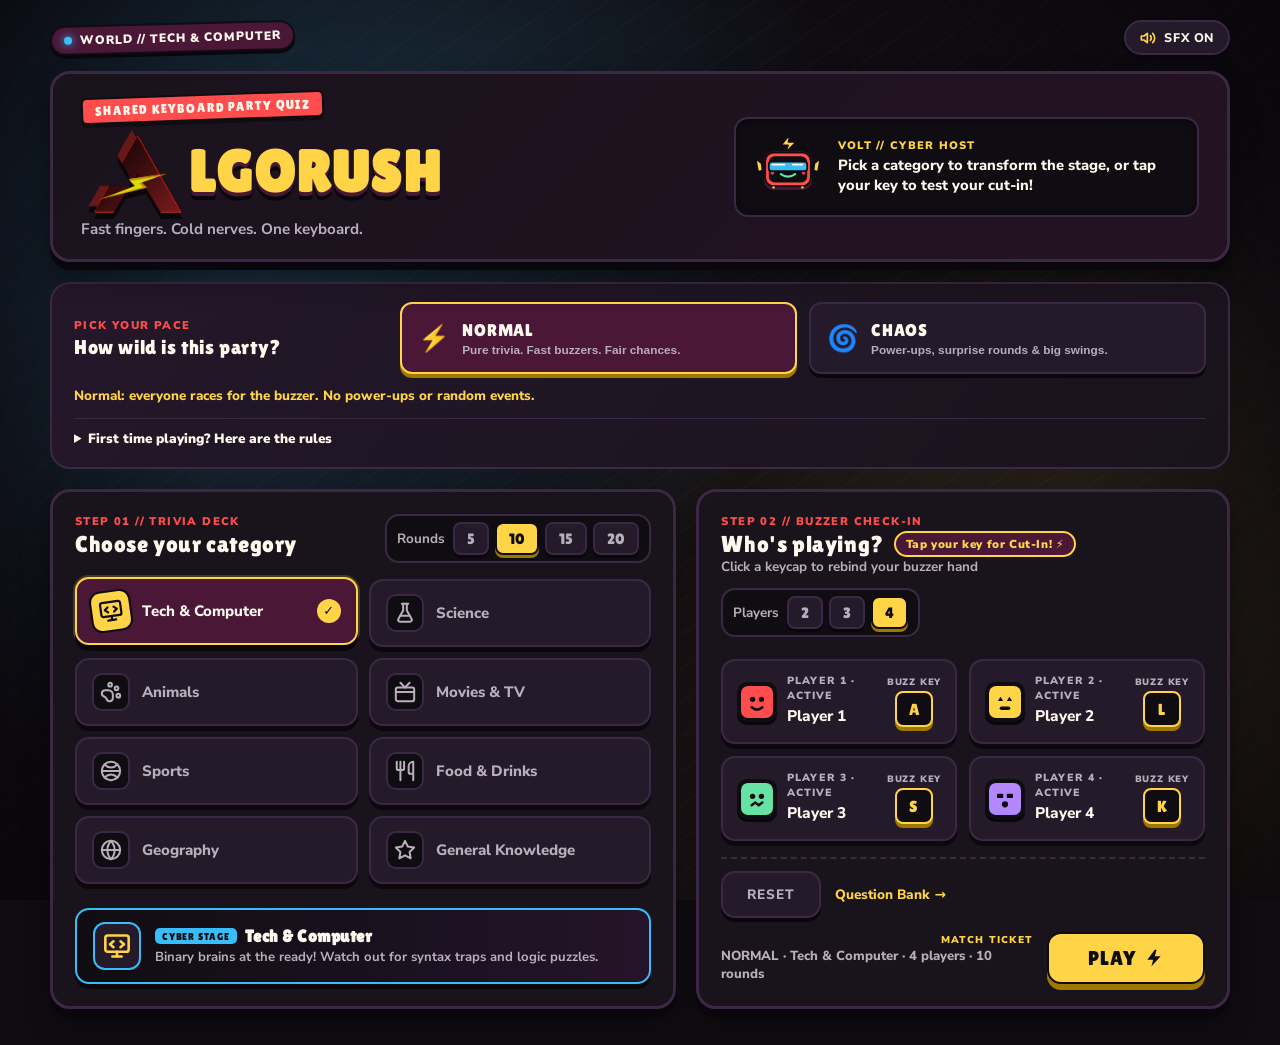
<file: index.html>
<!DOCTYPE html>
<html lang="en">

<head>
    <meta charset="UTF-8">
    <meta name="viewport" content="width=device-width, initial-scale=1.0">
    <title>Algorush — Arcade Party Quiz &amp; Buzzer Game</title>
    <link rel="preconnect" href="https://fonts.googleapis.com">
    <link rel="preconnect" href="https://fonts.gstatic.com" crossorigin>
    <link
        href="https://fonts.googleapis.com/css2?family=Lilita+One&family=Nunito+Sans:ital,opsz,wght@0,6..12,500;0,6..12,700;0,6..12,800;0,6..12,900;1,6..12,700&display=swap"
        rel="stylesheet">
    <link rel="stylesheet" href="styles.css">
    <link rel="icon" type="image/png" href="Logo_only.png">
</head>

<body>

    <!-- Dynamic Genre-Themed Arcade Background Showcase Layer -->
    <div class="arcade-bg" aria-hidden="true">
        <div class="arcade-bg__pattern"></div>
        <!-- Populated dynamically with drifting genre vector stickers via #tpl-floating-sticker -->
        <div id="theme-floating-stage" class="theme-floating-stage"></div>
        <div class="arcade-bg__vignette"></div>
    </div>

    <!-- ==========================================
         ACE ATTORNEY-STYLE DRAMATIC BUZZER CUT-IN
         ========================================== -->
    <div id="buzzer-cutin-overlay" class="cutin-overlay hidden" aria-hidden="true">
        <div id="cutin-slash-banner" class="cutin-slash-banner">
            <div class="cutin-speedlines"></div>
            <div class="cutin-inner">
                <div id="cutin-character-stage" class="cutin-character-stage"></div>
                <div class="cutin-callout-box">
                    <div class="cutin-speech-burst">
                        <span id="cutin-shout-text" class="cutin-shout-text">HOLD IT!</span>
                    </div>
                    <div class="cutin-player-banner">
                        <span id="cutin-player-name" class="cutin-player-name">PLAYER 1</span>
                        <span id="cutin-player-key" class="cutin-player-key">KEY [A]</span>
                    </div>
                </div>
            </div>
        </div>
    </div>

    <!-- Chaos mode: explicit handoff, then an untimed item inspection. -->
    <div id="item-reveal-overlay" class="item-reveal-overlay hidden" role="dialog" aria-modal="true"
        aria-labelledby="item-reveal-title" aria-describedby="item-reveal-hint">
        <div class="item-reveal-card">
            <span class="panel-kicker">CHAOS // ITEM CHECK</span>
            <h2 id="item-reveal-title" class="section-title">YOUR ITEMS</h2>
            <p id="item-reveal-hint" class="item-reveal-hint">Pass the keyboard to the named player. Everyone else, look away until they are done.</p>
            <div id="item-reveal-list" class="item-reveal-list"></div>
            <button type="button" id="btn-item-reveal-continue" class="btn btn-primary">PLAYER READY</button>
        </div>
    </div>

    <!-- Pop-up when a player finds an item -->
    <div id="item-toast" class="item-toast hidden" role="status" aria-live="polite"></div>

    <!-- Full-screen Confetti Canvas for Victory Celebration -->
    <canvas id="confetti-canvas" class="confetti-canvas hidden" aria-hidden="true"></canvas>

    <div class="app-shell">

        <!-- ==========================================
             GLOBAL SOUND / MUTE FLOATING UTILITY BAR
             ========================================== -->
        <div class="utility-bar">
            <div class="sticker-tag sticker-tag--tilt-left">
                <span class="sticker-dot"></span>
                <span id="active-world-pill">WORLD // TECH &amp; COMPUTER</span>
            </div>
            <button type="button" id="btn-sound-toggle" class="sound-toggle-btn" aria-pressed="false"
                title="Toggle Game Audio">
                <svg id="icon-sound-on" class="sound-icon" viewBox="0 0 24 24" fill="none" stroke="currentColor"
                    stroke-width="2.5" stroke-linecap="round" stroke-linejoin="round">
                    <polygon points="11 5 6 9 2 9 2 15 6 15 11 19 11 5"></polygon>
                    <path d="M15.54 8.46a5 5 0 0 1 0 7.07"></path>
                    <path d="M19.07 4.93a10 10 0 0 1 0 14.14"></path>
                </svg>
                <svg id="icon-sound-off" class="sound-icon hidden" viewBox="0 0 24 24" fill="none" stroke="currentColor"
                    stroke-width="2.5" stroke-linecap="round" stroke-linejoin="round">
                    <polygon points="11 5 6 9 2 9 2 15 6 15 11 19 11 5"></polygon>
                    <line x1="23" y1="9" x2="17" y2="15"></line>
                    <line x1="17" y1="9" x2="23" y2="15"></line>
                </svg>
                <span id="sound-toggle-label">SFX ON</span>
            </button>
        </div>

        <div id="match-status" class="match-status hidden" role="status" aria-live="polite" aria-atomic="true"></div>
        <div id="match-load-actions" class="match-load-actions hidden" role="group" aria-label="Match loading options">
            <button type="button" id="btn-retry-load" class="btn btn-outline btn-sm">RETRY CONNECTION</button>
            <button type="button" id="btn-practice-mode" class="btn btn-outline btn-sm">PLAY LOCAL PRACTICE</button>
            <button type="button" id="btn-short-match" class="btn btn-primary btn-sm hidden">PLAY AVAILABLE QUESTIONS</button>
        </div>

        <!-- ==========================================
             VIEW 1: MAIN PARTY LOBBY SCREEN
             ========================================== -->
        <section id="view-prep" class="screen-view lobby-view">

            <!-- Hero Brand Header + Mascot Host -->
            <header class="lobby-hero">
                <div class="brand-stage">
                    <span class="sticker-badge sticker-badge--top">SHARED KEYBOARD PARTY QUIZ</span>
                    <div class="brand-logo">
                        <img src="Logo_only.png" alt="A" class="brand-emblem-img">
                        <h1 class="brand-title">LGORUSH</h1>
                    </div>
                    <p class="brand-tagline">Fast fingers. Cold nerves. One keyboard.</p>
                </div>

                <!-- Volt the Arcade Mascot Host Widget (Dresses up per Category!) -->
                <div id="lobby-mascot-widget" class="mascot-widget" data-mood="idle">
                    <div class="mascot-avatar-wrap">
                        <svg class="volt-mascot-svg" viewBox="0 0 120 120" role="img"
                            aria-label="Volt the Algorush Mascot">
                            <path class="volt-antenna" d="M64 4L48 24H60L54 38L74 18H61L64 4Z" fill="#FFD447"
                                stroke="#100D12" stroke-width="3" stroke-linejoin="round" />
                            <polygon class="volt-ear volt-ear--left" points="16,54 6,46 10,68 18,66" fill="#FFD447"
                                stroke="#100D12" stroke-width="3" stroke-linejoin="round" />
                            <polygon class="volt-ear volt-ear--right" points="104,54 114,46 110,68 102,66"
                                fill="#FFD447" stroke="#100D12" stroke-width="3" stroke-linejoin="round" />
                            <rect x="18" y="32" width="84" height="68" rx="18" fill="#4B1737" stroke="#100D12"
                                stroke-width="4" />
                            <rect x="22" y="36" width="76" height="56" rx="14" fill="#FF4D4D" stroke="#100D12"
                                stroke-width="3" />
                            <rect x="28" y="42" width="64" height="44" rx="10" fill="#100D12" />
                            <path class="volt-brow volt-brow--left" d="M36 52L48 54" stroke="#FFD447" stroke-width="3.5"
                                stroke-linecap="round" />
                            <path class="volt-brow volt-brow--right" d="M84 52L72 54" stroke="#FFD447"
                                stroke-width="3.5" stroke-linecap="round" />
                            <g class="volt-eyes">
                                <circle class="volt-eye volt-eye--left" cx="43" cy="61" r="5.5" fill="#FFD447" />
                                <circle class="volt-eye volt-eye--right" cx="77" cy="61" r="5.5" fill="#FFD447" />
                            </g>
                            <circle cx="34" cy="70" r="3" fill="#FF4D4D" opacity="0.85" />
                            <circle cx="86" cy="70" r="3" fill="#FF4D4D" opacity="0.85" />
                            <path class="volt-mouth" d="M48 72Q60 80 72 72" fill="none" stroke="#66E3A4"
                                stroke-width="3.5" stroke-linecap="round" />
                            <circle cx="36" cy="94" r="2" fill="#FFD447" />
                            <circle cx="84" cy="94" r="2" fill="#FFD447" />
                            <!-- Dynamic Category Hat / Costume Prop Slot -->
                            <g id="lobby-volt-prop" class="volt-prop-slot"></g>
                        </svg>
                    </div>
                    <div class="mascot-speech-bubble">
                        <span id="lobby-mascot-hat-tag" class="mascot-name-tag">VOLT // CYBER HOST</span>
                        <p id="lobby-mascot-text" class="mascot-speech-text">Pick a category to transform the stage, or
                            tap your key to test your cut-in!</p>
                    </div>
                </div>
            </header>

            <div class="mode-deck">
                <div class="mode-deck__heading">
                    <span class="panel-kicker">PICK YOUR PACE</span>
                    <h2 class="section-title">How wild is this party?</h2>
                </div>
                <div id="mode-group" class="mode-options" role="group" aria-label="Game mode">
                    <button type="button" class="mode-option is-selected" data-mode="normal" aria-pressed="true">
                        <span class="mode-option__icon" aria-hidden="true">⚡</span>
                        <span class="mode-option__copy"><strong>NORMAL</strong><span>Pure trivia. Fast buzzers. Fair chances.</span></span>
                    </button>
                    <button type="button" class="mode-option" data-mode="chaos" aria-pressed="false">
                        <span class="mode-option__icon" aria-hidden="true">🌀</span>
                        <span class="mode-option__copy"><strong>CHAOS</strong><span>Power-ups, surprise rounds &amp; big swings.</span></span>
                    </button>
                </div>
                <p id="mode-description" class="mode-description">Normal: everyone races for the buzzer. No power-ups or random events.</p>
                <details class="rules-help">
                    <summary>First time playing? Here are the rules</summary>
                    <div class="rules-help__body">
                        <p><strong>One keyboard, 2–4 players.</strong> Pick a unique buzzer key for each player. Read during the lock, then release and press your key at GO. The first buzzer gets a full answer timer.</p>
                        <p><strong>Normal:</strong> a correct answer earns 300 points, then 200 / 100 / 100 on later attempts. A wrong answer or typing timeout locks that player out of the question; the others can steal.</p>
                        <p><strong>Chaos:</strong> start with two items and watch for Spotlight, Double Points and Lucky Drop rounds. Events are announced before the round. Spotlight gives one player 1.5× rewards and risks, then open buzzing returns.</p>
                        <p><strong>Items:</strong> Shield protects a Spotlight loss; 2x boosts a correct answer; Block freezes an opponent for the next round; Skip moves to the next question. Use the on-screen shortcuts while answering. You can hold up to four items.</p>
                    </div>
                </details>
            </div>

            <!-- Main 2-Column Party Menu Deck -->
            <div class="lobby-deck-grid">

                <!-- LEFT COLUMN: Category Deck, Showcase & Round Length -->
                <div class="game-panel game-panel--categories">
                    <div class="panel-header">
                        <div>
                            <span class="panel-kicker">STEP 01 // TRIVIA DECK</span>
                            <h2 class="section-title">Choose your category</h2>
                        </div>
                        <div class="round-selector-wrap">
                            <span class="muted-label">Rounds</span>
                            <div id="round-count-group" class="pill-group" role="group" aria-label="Question Count">
                                <button type="button" class="pill-btn" data-rounds="5">5</button>
                                <button type="button" class="pill-btn is-selected" data-rounds="10">10</button>
                                <button type="button" class="pill-btn" data-rounds="15">15</button>
                                <button type="button" class="pill-btn" data-rounds="20">20</button>
                            </div>
                        </div>
                    </div>

                    <div id="category-grid" class="category-grid" role="radiogroup" aria-label="Question Categories">
                        <!-- Cloned from #tpl-category-card -->
                    </div>

                    <!-- Live Category Showcase Strip -->
                    <div id="active-deck-showcase" class="deck-showcase-card">
                        <div id="showcase-emblem-box" class="deck-showcase-emblem" aria-hidden="true"></div>
                        <div class="deck-showcase-info">
                            <div class="deck-showcase-title-row">
                                <span id="showcase-deck-kicker" class="deck-showcase-kicker">ACTIVE STAGE</span>
                                <h3 id="showcase-deck-title" class="deck-showcase-title">Tech &amp; Computer</h3>
                            </div>
                            <p id="showcase-deck-desc" class="deck-showcase-desc">Binary brains at the ready! Watch out
                                for syntax traps.</p>
                        </div>
                    </div>
                </div>

                <!-- RIGHT COLUMN: Multiplayer Party Roster & Keybinds -->
                <div class="game-panel game-panel--players">
                    <div class="panel-header">
                        <div>
                            <span class="panel-kicker">STEP 02 // BUZZER CHECK-IN</span>
                            <h2 class="section-title">
                                Who's playing?
                                <span class="lobby-test-pill">Tap your key for Cut-In! ⚡</span>
                            </h2>
                            <p class="section-subtitle">Click a keycap to rebind your buzzer hand</p>
                        </div>
                        <div class="player-count-wrap">
                            <span class="muted-label">Players</span>
                            <div id="player-count-group" class="pill-group" role="group" aria-label="Player Count">
                                <button type="button" class="pill-btn" data-players="2">2</button>
                                <button type="button" class="pill-btn" data-players="3">3</button>
                                <button type="button" class="pill-btn is-selected" data-players="4">4</button>
                            </div>
                        </div>
                    </div>

                    <div id="player-setup-grid" class="player-setup-grid">
                        <!-- Cloned from #tpl-player-setup -->
                    </div>

                    <!-- Lobby Control Dock -->
                    <footer class="prep-footer">
                        <div class="footer-left">
                            <button type="button" id="btn-quit-game" class="btn btn-outline">RESET</button>
                            <a href="admin.html" class="btn-text-link">Question Bank →</a>
                        </div>
                        <div class="footer-right">
                            <div class="match-ticket">
                                <span class="ticket-label">MATCH TICKET</span>
                                <span id="prep-summary-text" class="summary-text">Tech &amp; Computer · 4 players · 10
                                    rounds</span>
                            </div>
                            <button type="button" id="btn-start-game" class="btn btn-primary btn-play-hero">
                                <span class="btn-play-label">PLAY</span>
                                <svg class="btn-play-bolt" viewBox="0 0 24 24" fill="currentColor" aria-hidden="true">
                                    <path d="M13 2L4 14h7l-2 8 11-12h-7l2-8z" />
                                </svg>
                            </button>
                        </div>
                    </footer>
                </div>

            </div>
        </section>


        <!-- ==========================================
             VIEW 2: ACTIVE GAMEPLAY SCREEN
             ========================================== -->
        <section id="view-game" class="screen-view gameplay-view hidden">

            <!-- Region 1: Topbar, Round Progress & Live Mascot Reaction -->
            <header class="game-topbar">
                <div class="topbar-left">
                    <img src="Logo.png" alt="Algorush" class="topbar-logo-img">
                    <div class="topbar-meta">
                        <div class="topbar-label-row">
                            <span id="game-category-label" class="topbar-category">Tech &amp; Computer</span>
                            <span id="game-mode-label" class="game-mode-label">NORMAL</span>
                        </div>
                        <div class="round-progress-wrap">
                            <span id="game-round-label" class="round-counter">ROUND 01 / 10</span>
                            <div class="round-progress-track" aria-hidden="true">
                                <div id="round-progress-fill" class="round-progress-fill"></div>
                            </div>
                        </div>
                    </div>
                </div>

                <!-- Live Gameplay Mascot Reaction Strip (Also wears the Category Costume!) -->
                <div id="game-mascot-strip" class="game-mascot-strip" data-mood="excited">
                    <div class="mascot-mini-badge">
                        <svg class="volt-mascot-svg volt-mascot-svg--mini" viewBox="0 0 120 120" aria-hidden="true">
                            <path class="volt-antenna" d="M64 4L48 24H60L54 38L74 18H61L64 4Z" fill="#FFD447"
                                stroke="#100D12" stroke-width="3" />
                            <rect x="18" y="32" width="84" height="68" rx="18" fill="#4B1737" stroke="#100D12"
                                stroke-width="4" />
                            <rect x="22" y="36" width="76" height="56" rx="14" fill="#FF4D4D" stroke="#100D12"
                                stroke-width="3" />
                            <rect x="28" y="42" width="64" height="44" rx="10" fill="#100D12" />
                            <path class="volt-brow volt-brow--left" d="M36 52L48 54" stroke="#FFD447" stroke-width="4"
                                stroke-linecap="round" />
                            <path class="volt-brow volt-brow--right" d="M84 52L72 54" stroke="#FFD447" stroke-width="4"
                                stroke-linecap="round" />
                            <circle class="volt-eye volt-eye--left" cx="43" cy="61" r="5.5" fill="#FFD447" />
                            <circle class="volt-eye volt-eye--right" cx="77" cy="61" r="5.5" fill="#FFD447" />
                            <path class="volt-mouth" d="M48 72Q60 80 72 72" fill="none" stroke="#66E3A4"
                                stroke-width="4" stroke-linecap="round" />
                            <g id="game-volt-prop" class="volt-prop-slot"></g>
                        </svg>
                    </div>
                    <span id="game-mascot-callout" class="game-mascot-callout">LOCK IN!</span>
                </div>
            </header>

            <!-- Region 2: Urgency Bar, Point Stake & Circular Ring Timer -->
            <div class="game-status-bar">
                <div class="status-banner-left">
                    <span id="phase-pill-tag" class="phase-pill">HANDS LOCKED</span>
                    <p id="buzzer-instruction" class="status-prompt">Read the clue! Hands unlock in 5s...</p>
                </div>

                <div class="timer-cluster">
                    <div class="stake-badge">
                        <span class="stake-badge__label">STAKE</span>
                        <span id="attempt-points-badge" class="points-tier-badge">1st Try · +3 PTS</span>
                    </div>

                    <div id="timer-pill-box" class="timer-ring-widget" data-urgency="normal">
                        <svg class="timer-ring-svg" viewBox="0 0 56 56" aria-hidden="true">
                            <circle class="timer-ring-track" cx="28" cy="28" r="23"></circle>
                            <circle id="timer-ring-progress" class="timer-ring-progress" cx="28" cy="28" r="23">
                            </circle>
                        </svg>
                        <span id="game-timer-display" class="timer-digits">00:05</span>
                    </div>
                </div>
            </div>

            <!-- Region 3 & 4: Main Question Stage, Synchronized Countdown & Answer Input -->
            <div id="question-stage-card" class="question-stage-card">
                <div class="question-stage-top">
                    <span id="question-type-tag" class="question-tag">TRIVIA CLUE</span>
                    <span id="picture-timer-tag" class="picture-timer-tag hidden" aria-hidden="true"></span>
                    <span id="spotlight-tag" class="spotlight-tag hidden"></span>
                    <span id="chaos-event-tag" class="chaos-event-tag hidden"></span>
                    <div id="stage-countdown-badge" class="stage-countdown-badge">5</div>
                </div>

                <div id="question-content-box" class="question-content-box">
                    <p id="question-text-clue" class="question-clue-text"></p>
                    <div id="question-media-slot" class="question-media-slot hidden"></div>
                </div>

                <span id="question-hint-tag" class="question-hint-label">Wait for the countdown to hit GO!</span>

                <form id="answer-form" class="answer-form hidden" autocomplete="off">
                    <div class="answer-form-header">
                        <span class="answering-indicator-dot"></span>
                        <label id="answer-prompt-label" for="answer-input" class="answer-label">Player 1 is
                            answering:</label>
                    </div>
                    <div class="answer-input-row">
                        <input type="text" id="answer-input" class="answer-input"
                            placeholder="Type your answer and press Enter..." required disabled>
                        <button type="submit" id="btn-submit-answer" class="btn btn-primary btn-submit-answer" disabled>
                            <span>LOCK ANSWER</span>
                        </button>
                    </div>
                </form>

                <!-- Item panel: only shown to the player who is currently answering -->
                <div id="item-panel" class="item-panel hidden" aria-live="polite"></div>
            </div>

            <!-- Feedback Banner -->
            <div id="feedback-banner" class="feedback-banner hidden" role="status" aria-live="polite">
                <div class="feedback-left">
                    <div id="feedback-icon" class="feedback-icon">✓</div>
                    <div>
                        <h3 id="feedback-title" class="feedback-title">CLEAN HIT!</h3>
                        <p id="feedback-message" class="feedback-subtitle">Player 2 answered "Algorithm".</p>
                    </div>
                </div>
                <div class="feedback-right">
                    <span id="feedback-points" class="feedback-points">+3 PTS</span>
                    <span id="feedback-next-note" class="feedback-subnote">Next round starting soon...</span>
                </div>
            </div>

            <!-- Region 5: Active Player Scoreboard & Buzzer Cards -->
            <div id="game-players-grid" class="game-players-grid">
                <!-- Cloned from #tpl-player-game-card -->
            </div>

            <!-- Region 6: Supporting Gameplay Controls -->
            <footer class="game-footer">
                <button type="button" id="btn-back-menu" class="btn btn-outline btn-sm">← LOBBY MENU</button>
                <span id="game-rule-hint" class="footer-rule-hint">Normal · Read, wait for GO, then buzz · Full timer to answer · Other players can steal</span>
            </footer>
        </section>


        <!-- ==========================================
             VIEW 3: RESULTS & TROPHY-GRAB CUTSCENE
             ========================================== -->
        <section id="view-leaderboard" class="screen-view results-view hidden">
            <header class="game-topbar">
                <div class="topbar-left">
                    <img src="Logo.png" alt="Algorush" class="topbar-logo-img">
                    <span id="leaderboard-subtitle" class="topbar-category">Tech &amp; Computer · Match Complete</span>
                </div>
            </header>

            <!-- Every tied champion receives their own animated figure. -->
            <div id="champion-stage-card" class="champion-stage-card anim-winner-reveal">
                <div class="champion-mascot-row">
                    <span id="results-kicker-badge" class="sticker-badge">ABSOLUTE LEGEND.</span>
                </div>

                <div id="champion-cutscene-stage" class="champion-cutscene-stage"></div>

                <h2 id="winner-banner-text" class="winner-title">PLAYER 2 WINS!</h2>
                <p id="winner-score-callout" class="winner-score-callout">CHAMPION SCORE: 0 PTS</p>
            </div>

            <!-- Final Standings List -->
            <div class="leaderboard-card">
                <div class="leaderboard-card-header">
                    <span>FINAL STANDINGS</span>
                    <span>SCORE</span>
                </div>
                <div id="leaderboard-list" class="leaderboard-list">
                    <!-- Cloned from #tpl-leaderboard-row -->
                </div>
            </div>

            <!-- Replay & Return Controls -->
            <footer class="leaderboard-footer">
                <button type="button" id="btn-results-menu" class="btn btn-outline">← BACK TO LOBBY</button>
                <button type="button" id="btn-play-again" class="btn btn-primary btn-play-hero">
                    <span>PLAY AGAIN</span>
                    <svg class="btn-play-bolt" viewBox="0 0 24 24" fill="currentColor" aria-hidden="true">
                        <path d="M13 2L4 14h7l-2 8 11-12h-7l2-8z" />
                    </svg>
                </button>
            </footer>
        </section>

    </div>


    <!-- ==========================================
         REUSABLE HTML TEMPLATES (Zero Inline CSS)
         ========================================== -->

    <!-- 1. Category Card Template -->
    <template id="tpl-category-card">
        <button type="button" class="category-card" role="radio" aria-checked="false">
            <span class="category-icon" aria-hidden="true"></span>
            <span class="category-name"></span>
            <span class="category-check" aria-hidden="true">✓</span>
        </button>
    </template>

    <!-- 2. Player Setup & Keybind Card Template -->
    <template id="tpl-player-setup">
        <div class="player-setup-card">
            <div class="hand-raise-badge" aria-hidden="true">
                <span class="hand-emoji">✋</span>
                <span class="hand-label">READY!</span>
            </div>
            <div class="player-avatar-badge" aria-hidden="true"></div>
            <div class="player-setup-fields">
                <span class="player-slot-tag">PLAYER 1</span>
                <input type="text" class="player-name-input" maxlength="14" aria-label="Player Name">
            </div>
            <div class="keybind-col">
                <span class="keybind-caption">BUZZ KEY</span>
                <button type="button" class="keybind-btn"
                    title="Click then press any alphanumeric key to rebind"></button>
            </div>
        </div>
    </template>

    <!-- 3. Gameplay Player Status Card Template -->
    <template id="tpl-player-game-card">
        <div class="player-game-card">
            <div class="hand-raise-badge" aria-hidden="true">
                <span class="hand-emoji">✋</span>
                <span class="hand-label">FIRST BUZZER!</span>
            </div>

            <div class="leader-crown-badge hidden" aria-hidden="true">
                <span>👑 LEADER</span>
            </div>

            <div class="chain-lock-overlay" aria-hidden="true">
                <div class="chain-strip chain-strip--left">⛓️ ⛓️ ⛓️ ⛓️</div>
                <div class="chain-strip chain-strip--right">⛓️ ⛓️ ⛓️ ⛓️</div>
                <div class="padlock-badge">🔒 OUT</div>
            </div>

            <div class="player-avatar-badge player-avatar-badge--sm" aria-hidden="true"></div>
            <div class="player-key-badge"></div>
            <div class="player-info-col">
                <span class="player-game-name"></span>
                <span class="player-buzz-status">Ready</span>
                <div class="player-items-row" aria-label="Items"></div>
            </div>
            <div class="player-score-col">
                <span class="player-score-val">0</span>
                <span class="player-score-unit">PTS</span>
            </div>
        </div>
    </template>

    <!-- 4. 4 Pics 1 Word Grid Template -->
    <template id="tpl-4pics-grid">
        <div class="four-pics-grid">
            <img class="pic-tile" alt="Puzzle clue 1">
            <img class="pic-tile" alt="Puzzle clue 2">
            <img class="pic-tile" alt="Puzzle clue 3">
            <img class="pic-tile" alt="Puzzle clue 4">
        </div>
    </template>

    <!-- 5. Leaderboard Row Template -->
    <template id="tpl-leaderboard-row">
        <div class="leaderboard-row">
            <div class="leaderboard-rank-group">
                <span class="leaderboard-rank">01</span>
                <div class="player-avatar-badge player-avatar-badge--sm" aria-hidden="true"></div>
                <div class="leaderboard-name-stack">
                    <span class="leaderboard-player-name">Player 1</span>
                    <span class="leaderboard-standing-tag">CONTENDER</span>
                </div>
            </div>
            <div class="leaderboard-score-group">
                <span class="leaderboard-points">0</span>
                <span class="leaderboard-pts-label">PTS</span>
            </div>
        </div>
    </template>

    <!-- 6. Flying Points Projectile Template -->
    <template id="tpl-flying-points">
        <div class="flying-points-orb">+3 PTS</div>
    </template>

    <!-- 7. Floating Background Genre Sticker Template -->
    <template id="tpl-floating-sticker">
        <div class="theme-floater"></div>
    </template>

    <!-- 8. Category Click Burst Particle Template -->
    <template id="tpl-burst-particle">
        <div class="category-burst-particle" aria-hidden="true"></div>
    </template>

    <script type="module" src="app.js"></script>
</body>

</html>
</file>
<file: styles.css>
:root {
    /* Core Palette */
    --bg-primary: #100D12;
    --bg-secondary: #19131C;
    --bg-surface: #241A29;
    --bg-surface-hover: #2E2135;
    --accent-yellow: #FFD447;
    --accent-yellow-hover: #FFE074;
    --accent-red: #FF4D4D;
    --accent-burgundy: #4B1737;
    --text-primary: #FFF8EC;
    --text-secondary: #B9AEBB;
    --color-success: #66E3A4;
    --color-error: #FF6464;

    /* Dynamic Category World Theme Variables (Updated by JS per Genre) */
    --theme-glow-1: rgba(56, 189, 248, 0.22);
    --theme-glow-2: rgba(255, 212, 71, 0.14);
    --theme-floater-color: rgba(56, 189, 248, 0.12);
    --theme-showcase-accent: #38BDF8;

    /* Backward-compatible aliases for admin.html */
    --bg-main: var(--bg-primary);
    --bg-panel: var(--bg-secondary);
    --bg-card: var(--bg-surface);
    --bg-card-hover: var(--bg-surface-hover);
    --border-subtle: #3B2844;
    --border-highlight: var(--accent-yellow);
    --accent-gold: var(--accent-yellow);
    --accent-gold-hover: var(--accent-yellow-hover);
    --text-muted: var(--text-secondary);
    --success-bg: #123326;
    --success-border: var(--color-success);
    --success-text: var(--color-success);
    --wrong-bg: #3A1421;
    --wrong-border: var(--color-error);
    --wrong-text: var(--color-error);

    /* Typography */
    --font-display: 'Lilita One', 'Impact', 'Arial Black', sans-serif;
    --font-sans: 'Nunito Sans', system-ui, -apple-system, sans-serif;

    /* Tactile Arcade Depth & Motion System */
    --radius-sm: 8px;
    --radius-md: 14px;
    --radius-lg: 20px;
    --shadow-panel: 0 8px 0 #09070B, 0 14px 28px rgba(0, 0, 0, 0.45);
    --shadow-card: 0 5px 0 #0B080E;
    --shadow-btn: 0 6px 0 #9E7800;
    --ease-spring: cubic-bezier(0.175, 0.885, 0.32, 1.275);
    --ease-snappy: cubic-bezier(0.22, 1, 0.36, 1);
}

* {
    box-sizing: border-box;
    margin: 0;
    padding: 0;
}

body {
    background-color: var(--bg-primary);
    color: var(--text-primary);
    font-family: var(--font-sans);
    min-height: 100vh;
    display: flex;
    justify-content: center;
    align-items: flex-start;
    padding: 20px 24px 36px;
    overflow-x: hidden;
    position: relative;
}

.hidden {
    display: none !important;
}

/* ==========================================
   DYNAMIC GENRE BACKGROUND & FLOATING STICKERS
   ========================================== */
.arcade-bg {
    position: fixed;
    inset: 0;
    pointer-events: none;
    z-index: 0;
    overflow: hidden;
}

.arcade-bg__pattern {
    position: absolute;
    inset: 0;
    background-image:
        radial-gradient(circle at 16% 18%, var(--theme-glow-1) 0%, transparent 48%),
        radial-gradient(circle at 85% 80%, var(--theme-glow-2) 0%, transparent 45%),
        repeating-linear-gradient(-35deg,
            rgba(255, 248, 236, 0.016) 0px,
            rgba(255, 248, 236, 0.016) 2px,
            transparent 2px,
            transparent 28px);
    transition: background-image 400ms ease;
}

.theme-floating-stage {
    position: absolute;
    inset: 0;
    overflow: hidden;
}

.theme-floater {
    position: absolute;
    bottom: -90px;
    color: var(--theme-floater-color);
    pointer-events: none;
    will-change: transform, opacity;
    animation-name: floatUpAndDrift;
    animation-timing-function: linear;
    animation-iteration-count: infinite;
    transition: color 350ms ease;
}

.theme-floater svg {
    width: 100%;
    height: 100%;
    display: block;
}

/* 12 Pre-configured Staggered Tracks (Zero Inline CSS Required) */
.floater--0 {
    left: 4%;
    width: 54px;
    height: 54px;
    animation-duration: 16s;
    animation-delay: -2s;
}

.floater--1 {
    left: 13%;
    width: 38px;
    height: 38px;
    animation-duration: 13s;
    animation-delay: -9s;
}

.floater--2 {
    left: 22%;
    width: 64px;
    height: 64px;
    animation-duration: 19s;
    animation-delay: -5s;
}

.floater--3 {
    left: 31%;
    width: 42px;
    height: 42px;
    animation-duration: 14s;
    animation-delay: -11s;
}

.floater--4 {
    left: 40%;
    width: 50px;
    height: 50px;
    animation-duration: 17s;
    animation-delay: -3s;
}

.floater--5 {
    left: 49%;
    width: 36px;
    height: 36px;
    animation-duration: 12s;
    animation-delay: -7s;
}

.floater--6 {
    left: 58%;
    width: 60px;
    height: 60px;
    animation-duration: 18s;
    animation-delay: -14s;
}

.floater--7 {
    left: 67%;
    width: 44px;
    height: 44px;
    animation-duration: 15s;
    animation-delay: -4s;
}

.floater--8 {
    left: 75%;
    width: 52px;
    height: 52px;
    animation-duration: 16s;
    animation-delay: -10s;
}

.floater--9 {
    left: 83%;
    width: 40px;
    height: 40px;
    animation-duration: 13s;
    animation-delay: -6s;
}

.floater--10 {
    left: 90%;
    width: 58px;
    height: 58px;
    animation-duration: 20s;
    animation-delay: -12s;
}

.floater--11 {
    left: 95%;
    width: 36px;
    height: 36px;
    animation-duration: 14s;
    animation-delay: -1s;
}

.arcade-bg__vignette {
    position: absolute;
    inset: 0;
    background: radial-gradient(circle at center, transparent 55%, rgba(8, 5, 10, 0.76) 100%);
}

/* Category Click Burst Particles */
.category-burst-particle {
    position: fixed;
    top: 0;
    left: 0;
    width: 28px;
    height: 28px;
    color: var(--accent-yellow);
    pointer-events: none;
    z-index: 1050;
    filter: drop-shadow(0 3px 0 #100D12);
}

.category-burst-particle svg {
    width: 100%;
    height: 100%;
    display: block;
}

/* ==========================================
   ACE ATTORNEY-STYLE BUZZER CUT-IN OVERLAY
   ========================================== */
.cutin-overlay {
    position: fixed;
    inset: 0;
    pointer-events: none;
    z-index: 1100;
    display: flex;
    align-items: center;
    justify-content: center;
    overflow: hidden;
    background-color: rgba(16, 13, 18, 0.45);
    animation: cutinBackdropFade 1050ms ease forwards;
}

.cutin-slash-banner {
    position: relative;
    width: 115vw;
    height: 230px;
    background: linear-gradient(90deg, #100D12 0%, #4B1737 22%, #FF4D4D 85%, #FFD447 100%);
    border-top: 6px solid var(--accent-yellow);
    border-bottom: 6px solid #100D12;
    box-shadow: 0 0 0 4px #100D12, 0 24px 50px rgba(0, 0, 0, 0.85);
    transform: rotate(-4deg);
    display: flex;
    align-items: center;
    justify-content: center;
    overflow: hidden;
    animation: cutinBannerSlash 1050ms var(--ease-snappy) forwards;
}

.cutin-speedlines {
    position: absolute;
    inset: 0;
    background-image: repeating-linear-gradient(0deg,
            transparent 0px,
            transparent 10px,
            rgba(255, 248, 236, 0.14) 10px,
            rgba(255, 248, 236, 0.14) 13px,
            transparent 13px,
            transparent 28px,
            rgba(255, 212, 71, 0.2) 28px,
            rgba(255, 212, 71, 0.2) 32px);
    background-size: 200% 100%;
    animation: speedlinesRush 180ms linear infinite;
}

.cutin-inner {
    position: relative;
    z-index: 2;
    display: flex;
    align-items: center;
    gap: 28px;
    max-width: 920px;
    width: 100%;
    padding: 0 32px;
}

.cutin-character-stage {
    width: 210px;
    height: 210px;
    flex-shrink: 0;
    display: flex;
    align-items: flex-end;
    justify-content: center;
    animation: cutinAvatarSlideIn 520ms var(--ease-spring) forwards;
}

.cutin-rig-svg {
    width: 100%;
    height: 100%;
    overflow: visible;
    filter: drop-shadow(6px 8px 0 #100D12);
}

.cutin-rig-arm-raise {
    transform-origin: 42px 115px;
    animation: armObjectionSlam 420ms var(--ease-spring) forwards;
}

.cutin-rig-head {
    transform-origin: 95px 80px;
    animation: headNodImpact 380ms var(--ease-spring) forwards;
}

.cutin-callout-box {
    display: flex;
    flex-direction: column;
    align-items: flex-start;
    gap: 10px;
    animation: cutinTextSlam 420ms cubic-bezier(0.175, 0.885, 0.32, 1.35) 80ms backwards;
}

.cutin-speech-burst {
    background-color: var(--accent-yellow);
    color: #100D12;
    border: 4px solid #100D12;
    box-shadow: 8px 8px 0 #100D12;
    padding: 10px 26px;
    border-radius: 14px 24px 10px 20px;
    transform: skewX(-8deg);
}

.cutin-shout-text {
    display: block;
    font-family: var(--font-display);
    font-size: clamp(2.1rem, 4.5vw, 3.4rem);
    letter-spacing: 2px;
    line-height: 1;
    color: #100D12;
    text-shadow: 2px 2px 0 #FFF8EC;
}

.cutin-player-banner {
    display: inline-flex;
    align-items: center;
    gap: 12px;
    background-color: #100D12;
    border: 3px solid var(--text-primary);
    padding: 6px 18px;
    border-radius: 999px;
    box-shadow: 4px 4px 0 rgba(0, 0, 0, 0.6);
}

.cutin-player-name {
    font-family: var(--font-display);
    font-size: 1.25rem;
    color: var(--text-primary);
    letter-spacing: 1px;
}

.cutin-player-key {
    background-color: var(--accent-red);
    color: var(--text-primary);
    font-family: var(--font-display);
    font-size: 0.9rem;
    padding: 3px 10px;
    border-radius: 6px;
    border: 2px solid #100D12;
}

/* ==========================================
   CHAMPION TROPHY-GRABBING CUTSCENE STAGE
   ========================================== */
.champion-cutscene-stage {
    width: 100%;
    max-width: 440px;
    height: 210px;
    background: radial-gradient(circle at 50% 65%, rgba(255, 212, 71, 0.25) 0%, rgba(16, 13, 18, 0.75) 75%);
    border: 3px solid #100D12;
    border-radius: var(--radius-lg);
    box-shadow: inset 0 4px 16px rgba(0, 0, 0, 0.65), 0 6px 0 #100D12;
    display: flex;
    align-items: center;
    justify-content: center;
    position: relative;
    overflow: hidden;
    margin: 4px 0;
}

.trophy-scene-svg {
    width: 100%;
    height: 100%;
    overflow: visible;
}

.winner-rig-body {
    transform-origin: 180px 165px;
    animation: winnerVictoryHop 680ms ease-in-out infinite alternate;
}

.winner-rig-arm-left {
    transform-origin: 145px 128px;
    animation: leftArmGrabTrophy 680ms ease-in-out infinite alternate;
}

.winner-rig-arm-right {
    transform-origin: 215px 128px;
    animation: rightArmGrabTrophy 680ms ease-in-out infinite alternate;
}

.hoisted-trophy-group {
    transform-origin: 180px 72px;
    animation: trophyHoistBounce 680ms ease-in-out infinite alternate;
}

.trophy-sparkle {
    transform-origin: center;
    animation: sparkleTwinkle 900ms ease-in-out infinite alternate;
}

.trophy-sparkle--delayed {
    animation-delay: 450ms;
}

/* Fullscreen Confetti Canvas */
.confetti-canvas {
    position: fixed;
    inset: 0;
    width: 100vw;
    height: 100vh;
    pointer-events: none;
    z-index: 999;
}

.app-shell {
    width: 100%;
    max-width: 1180px;
    position: relative;
    z-index: 2;
    display: flex;
    flex-direction: column;
    gap: 16px;
}

.screen-view {
    display: flex;
    flex-direction: column;
    gap: 20px;
}

/* ==========================================
   UTILITY BAR, STICKERS & SOUND TOGGLE
   ========================================== */
.utility-bar {
    display: flex;
    justify-content: space-between;
    align-items: center;
}

.sticker-tag {
    display: inline-flex;
    align-items: center;
    gap: 8px;
    background-color: var(--accent-burgundy);
    border: 2px solid #100D12;
    box-shadow: 0 3px 0 #09070B;
    color: var(--text-primary);
    font-size: 0.75rem;
    font-weight: 900;
    letter-spacing: 1px;
    padding: 5px 12px;
    border-radius: 999px;
}

.sticker-tag--tilt-left {
    transform: rotate(-1.5deg);
}

.sticker-dot {
    width: 8px;
    height: 8px;
    border-radius: 50%;
    background-color: var(--theme-showcase-accent);
    box-shadow: 0 0 8px var(--theme-showcase-accent);
    transition: background-color 250ms ease, box-shadow 250ms ease;
}

.sticker-badge {
    display: inline-block;
    background-color: var(--accent-red);
    color: var(--text-primary);
    font-family: var(--font-display);
    font-size: 0.8rem;
    letter-spacing: 1.2px;
    padding: 4px 12px;
    border-radius: 6px;
    border: 2px solid #100D12;
    box-shadow: 0 3px 0 #100D12;
    transform: rotate(-2deg);
}

.sound-toggle-btn {
    display: inline-flex;
    align-items: center;
    gap: 8px;
    background-color: var(--bg-surface);
    color: var(--text-primary);
    border: 2px solid var(--border-subtle);
    box-shadow: 0 4px 0 #09070B;
    border-radius: 999px;
    padding: 7px 14px;
    font-family: var(--font-sans);
    font-size: 0.78rem;
    font-weight: 800;
    letter-spacing: 0.6px;
    cursor: pointer;
    transition: transform 120ms ease, border-color 150ms ease, background-color 150ms ease;
}

.sound-toggle-btn:hover {
    border-color: var(--accent-yellow);
    transform: translateY(-1px);
}

.sound-toggle-btn:active {
    transform: translateY(2px);
    box-shadow: 0 2px 0 #09070B;
}

.sound-toggle-btn[aria-pressed="true"] {
    color: var(--text-secondary);
    border-color: #2B1F31;
}

.sound-icon {
    width: 16px;
    height: 16px;
    color: var(--accent-yellow);
}

/* ==========================================
   LOBBY HERO & VOLT MASCOT SYSTEM
   ========================================== */
.lobby-hero {
    display: grid;
    grid-template-columns: 1.15fr 0.85fr;
    align-items: center;
    gap: 24px;
    background: linear-gradient(135deg, var(--bg-secondary) 0%, #241223 100%);
    border: 3px solid var(--border-subtle);
    border-radius: var(--radius-lg);
    padding: 20px 28px;
    box-shadow: var(--shadow-panel);
    position: relative;
}

.brand-stage {
    display: flex;
    flex-direction: column;
    align-items: flex-start;
    gap: 6px;
}

.brand-logo {
    display: flex;
    align-items: center;
    gap: 4px;
}

.brand-emblem-img {
    height: 86px;
    max-height: 86px;
    width: auto;
    object-fit: contain;
    display: block;
    filter: drop-shadow(0 6px 0 #09070B);
}

.brand-title {
    font-family: var(--font-display);
    font-size: clamp(2.4rem, 4.5vw, 3.6rem);
    letter-spacing: 2px;
    color: var(--accent-yellow);
    text-shadow:
        0 4px 0 #4B1737,
        0 8px 0 #09070B;
    line-height: 1;
    margin-top: 6px;
}

.brand-tagline {
    font-size: 0.95rem;
    font-weight: 700;
    color: var(--text-secondary);
}

.mascot-widget {
    display: flex;
    align-items: center;
    gap: 14px;
    background-color: var(--bg-primary);
    border: 2px solid var(--border-subtle);
    border-radius: var(--radius-md);
    padding: 12px 16px;
    box-shadow: inset 0 2px 8px rgba(0, 0, 0, 0.5);
}

.mascot-avatar-wrap {
    width: 72px;
    height: 72px;
    flex-shrink: 0;
}

.volt-mascot-svg {
    width: 100%;
    height: 100%;
    overflow: visible;
    transition: transform 200ms var(--ease-spring);
}

.volt-mascot-svg--mini {
    width: 44px;
    height: 44px;
}

.volt-prop-slot {
    transform-origin: 60px 36px;
    animation: propEquipBounce 340ms var(--ease-spring);
}

[data-mood="idle"] .volt-eye {
    animation: mascotBlink 4.5s infinite;
}

[data-mood="excited"] .volt-mascot-svg {
    transform: translateY(-3px) scale(1.05);
}

[data-mood="excited"] .volt-brow--left {
    transform: translateY(-2px) rotate(-8deg);
    transform-origin: 42px 52px;
}

[data-mood="excited"] .volt-brow--right {
    transform: translateY(-2px) rotate(8deg);
    transform-origin: 78px 52px;
}

[data-mood="correct"] .volt-mascot-svg {
    animation: mascotJump 450ms var(--ease-spring);
}

[data-mood="correct"] .volt-eye {
    fill: #66E3A4;
}

[data-mood="wrong"] .volt-eye {
    fill: #FF6464;
    r: 6.5;
}

[data-mood="wrong"] .volt-mouth {
    d: path("M48 76Q60 66 72 76");
    stroke: #FF6464;
}

[data-mood="nervous"] .volt-mascot-svg {
    animation: mascotJitter 250ms infinite;
}

[data-mood="nervous"] .volt-eye {
    fill: #FF4D4D;
}

[data-mood="overtake"] .volt-mascot-svg {
    transform: scale(1.1) rotate(-4deg);
}

.mascot-speech-bubble {
    display: flex;
    flex-direction: column;
    gap: 3px;
}

.mascot-name-tag {
    font-size: 0.68rem;
    font-weight: 900;
    letter-spacing: 1.2px;
    color: var(--accent-yellow);
}

.mascot-speech-text {
    font-size: 0.92rem;
    font-weight: 800;
    color: var(--text-primary);
    line-height: 1.35;
}

/* ==========================================
   LOBBY 2-COLUMN GAME MENU DECK
   ========================================== */
.lobby-deck-grid {
    display: grid;
    grid-template-columns: 1.08fr 0.92fr;
    gap: 20px;
    align-items: stretch;
}

.game-panel,
.panel-card {
    background-color: var(--bg-secondary);
    border: 3px solid var(--border-subtle);
    border-radius: var(--radius-lg);
    padding: 22px;
    box-shadow: var(--shadow-panel);
    display: flex;
    flex-direction: column;
    gap: 16px;
}

.panel-kicker {
    display: block;
    font-size: 0.7rem;
    font-weight: 900;
    letter-spacing: 1.4px;
    color: var(--accent-red);
    margin-bottom: 2px;
}

.section-header,
.panel-header {
    display: flex;
    justify-content: space-between;
    align-items: flex-start;
    flex-wrap: wrap;
    gap: 12px;
}

.section-title {
    font-family: var(--font-display);
    font-size: 1.45rem;
    font-weight: 400;
    letter-spacing: 0.6px;
    color: var(--text-primary);
    display: flex;
    align-items: center;
    flex-wrap: wrap;
    gap: 10px;
}

.section-subtitle,
.muted-label {
    font-size: 0.84rem;
    font-weight: 700;
    color: var(--text-secondary);
}

.lobby-test-pill {
    font-family: var(--font-sans);
    font-size: 0.72rem;
    font-weight: 900;
    background-color: var(--accent-burgundy);
    border: 2px solid var(--accent-yellow);
    color: var(--accent-yellow);
    padding: 3px 10px;
    border-radius: 999px;
}

.round-selector-wrap,
.player-count-wrap {
    display: flex;
    align-items: center;
    gap: 8px;
    background-color: var(--bg-primary);
    padding: 6px 10px;
    border-radius: var(--radius-md);
    border: 2px solid var(--border-subtle);
}

.pill-group {
    display: flex;
    gap: 6px;
}

.pill-btn {
    background-color: var(--bg-surface);
    border: 2px solid var(--border-subtle);
    box-shadow: 0 3px 0 #09070B;
    color: var(--text-secondary);
    padding: 6px 12px;
    border-radius: 8px;
    font-family: var(--font-display);
    font-size: 0.92rem;
    cursor: pointer;
    transition: transform 120ms ease, background-color 140ms ease, border-color 140ms ease, color 140ms ease;
}

.pill-btn:hover {
    border-color: var(--text-primary);
    color: var(--text-primary);
    transform: translateY(-2px);
}

.pill-btn:active {
    transform: translateY(2px);
    box-shadow: 0 1px 0 #09070B;
}

.pill-btn.is-selected {
    background-color: var(--accent-yellow);
    border-color: #100D12;
    color: #100D12;
    box-shadow: 0 3px 0 #9E7800;
}

/* ==========================================
   CATEGORY SELECTION CARDS & SHOWCASE BANNER
   ========================================== */
.category-grid {
    display: grid;
    grid-template-columns: repeat(2, 1fr);
    gap: 11px;
}

.category-card {
    position: relative;
    display: flex;
    align-items: center;
    gap: 12px;
    background-color: var(--bg-surface);
    border: 2.5px solid var(--border-subtle);
    border-radius: var(--radius-md);
    box-shadow: var(--shadow-card);
    padding: 13px 15px;
    color: var(--text-secondary);
    font-family: var(--font-sans);
    font-size: 0.94rem;
    font-weight: 800;
    cursor: pointer;
    text-align: left;
    transition: transform 150ms var(--ease-spring),
        background-color 150ms ease,
        border-color 150ms ease,
        color 150ms ease,
        box-shadow 150ms ease;
}

.category-card:hover {
    background-color: var(--bg-surface-hover);
    color: var(--text-primary);
    border-color: #5D3F6A;
    transform: translateY(-3px);
    box-shadow: 0 8px 0 #0B080E;
}

.category-card:active {
    transform: translateY(3px);
    box-shadow: 0 2px 0 #0B080E;
}

.category-card:focus-visible {
    outline: 3px solid var(--accent-yellow);
    outline-offset: 2px;
}

.category-icon {
    width: 38px;
    height: 38px;
    border-radius: 10px;
    background-color: var(--bg-primary);
    border: 2px solid var(--border-subtle);
    display: flex;
    align-items: center;
    justify-content: center;
    color: var(--text-secondary);
    flex-shrink: 0;
    transition: transform 220ms var(--ease-spring), background-color 150ms ease, color 150ms ease;
}

.category-icon svg {
    width: 22px;
    height: 22px;
}

.category-card:hover .category-icon {
    transform: rotate(-6deg) scale(1.08);
    color: var(--accent-yellow);
}

.category-card .category-check {
    margin-left: auto;
    width: 24px;
    height: 24px;
    border-radius: 50%;
    background-color: var(--accent-yellow);
    color: #100D12;
    font-size: 0.8rem;
    font-weight: 900;
    display: flex;
    align-items: center;
    justify-content: center;
    opacity: 0;
    transform: scale(0.4);
    transition: opacity 150ms ease, transform 220ms var(--ease-spring);
}

.category-card.is-selected {
    background-color: var(--accent-burgundy);
    border-color: var(--accent-yellow);
    color: var(--text-primary);
    transform: translateY(-2px);
    box-shadow: 0 6px 0 #09070B, 0 0 0 2px rgba(255, 212, 71, 0.2);
}

.category-card.is-selected .category-icon {
    background-color: var(--accent-yellow);
    border-color: #100D12;
    color: #100D12;
    transform: rotate(-8deg) scale(1.1);
}

.category-card.is-selected .category-check {
    opacity: 1;
    transform: scale(1);
}

/* Active Category Showcase Strip at Bottom of Category Panel */
.deck-showcase-card {
    margin-top: auto;
    display: flex;
    align-items: center;
    gap: 14px;
    background: linear-gradient(90deg, var(--bg-primary) 0%, #241429 100%);
    border: 2.5px solid var(--theme-showcase-accent);
    border-radius: var(--radius-md);
    padding: 12px 16px;
    box-shadow: 0 5px 0 #09070B;
    transition: border-color 250ms ease;
}

.deck-showcase-emblem {
    width: 48px;
    height: 48px;
    border-radius: 12px;
    background-color: var(--bg-surface);
    border: 2px solid var(--theme-showcase-accent);
    color: var(--accent-yellow);
    display: flex;
    align-items: center;
    justify-content: center;
    flex-shrink: 0;
}

.deck-showcase-emblem svg {
    width: 28px;
    height: 28px;
}

.deck-showcase-info {
    display: flex;
    flex-direction: column;
    gap: 2px;
}

.deck-showcase-title-row {
    display: flex;
    align-items: center;
    gap: 8px;
}

.deck-showcase-kicker {
    background-color: var(--theme-showcase-accent);
    color: #100D12;
    font-family: var(--font-display);
    font-size: 0.65rem;
    letter-spacing: 0.8px;
    padding: 2px 7px;
    border-radius: 5px;
}

.deck-showcase-title {
    font-family: var(--font-display);
    font-size: 1.05rem;
    color: var(--text-primary);
    letter-spacing: 0.5px;
}

.deck-showcase-desc {
    font-size: 0.82rem;
    font-weight: 700;
    color: var(--text-secondary);
}

/* ==========================================
   PLAYER SETUP ROSTER SLOTS
   ========================================== */
.player-setup-grid {
    display: grid;
    grid-template-columns: repeat(2, 1fr);
    gap: 12px;
    padding-top: 6px;
}

.player-setup-card {
    position: relative;
    display: flex;
    align-items: center;
    gap: 10px;
    background-color: var(--bg-surface);
    border: 2.5px solid var(--border-subtle);
    border-radius: var(--radius-md);
    box-shadow: var(--shadow-card);
    padding: 12px 14px;
    transition: transform 180ms var(--ease-spring),
        border-color 150ms ease,
        background-color 150ms ease;
}

.player-setup-card:focus-within {
    border-color: var(--accent-yellow);
}

.player-setup-card.is-slot-empty {
    background-color: rgba(16, 13, 18, 0.55);
    border-style: dashed;
    border-color: #32223A;
    box-shadow: none;
    opacity: 0.58;
    cursor: pointer;
}

.player-setup-card.is-slot-empty:hover {
    opacity: 0.85;
    border-color: var(--text-secondary);
}

.player-setup-card.is-testing-hand {
    border-color: var(--accent-yellow);
    background-color: var(--accent-burgundy);
    transform: translateY(-6px) scale(1.03);
}

.player-setup-card.is-testing-hand .hand-raise-badge {
    opacity: 1;
    animation: handPopSpring 320ms var(--ease-spring) forwards;
}

.player-avatar-badge {
    width: 40px;
    height: 40px;
    border-radius: 10px;
    background-color: var(--bg-primary);
    border: 2px solid #100D12;
    box-shadow: 0 3px 0 #09070B;
    display: flex;
    align-items: center;
    justify-content: center;
    flex-shrink: 0;
}

.player-avatar-badge--sm {
    width: 34px;
    height: 34px;
}

.player-avatar-badge svg {
    width: 32px;
    height: 32px;
}

.player-setup-fields {
    display: flex;
    flex-direction: column;
    gap: 2px;
    flex: 1;
    min-width: 0;
}

.player-slot-tag {
    font-size: 0.65rem;
    font-weight: 900;
    letter-spacing: 1px;
    color: var(--text-secondary);
}

.player-name-input {
    background: transparent;
    border: none;
    border-bottom: 2px solid transparent;
    color: var(--text-primary);
    font-family: var(--font-sans);
    font-size: 0.96rem;
    font-weight: 800;
    width: 100%;
    outline: none;
    padding-bottom: 2px;
}

.player-name-input:focus {
    border-bottom-color: var(--accent-yellow);
}

.keybind-col {
    display: flex;
    flex-direction: column;
    align-items: center;
    gap: 3px;
    flex-shrink: 0;
}

.keybind-caption {
    font-size: 0.58rem;
    font-weight: 900;
    letter-spacing: 0.8px;
    color: var(--text-secondary);
}

.keybind-btn {
    background-color: var(--bg-primary);
    border: 2px solid var(--accent-yellow);
    box-shadow: 0 4px 0 #9E7800;
    color: var(--accent-yellow);
    font-family: var(--font-display);
    font-size: 1rem;
    min-width: 38px;
    height: 36px;
    padding: 0 10px;
    border-radius: 8px;
    cursor: pointer;
    transition: transform 100ms ease, background-color 140ms ease, box-shadow 100ms ease;
}

.keybind-btn:hover {
    background-color: #291E10;
    transform: translateY(-2px);
    box-shadow: 0 6px 0 #9E7800;
}

.keybind-btn:active {
    transform: translateY(3px);
    box-shadow: 0 1px 0 #9E7800;
}

.keybind-btn.is-listening {
    background-color: var(--accent-red);
    border-color: var(--text-primary);
    color: var(--text-primary);
    box-shadow: 0 4px 0 #8B1E1E;
    animation: pulseUrgent 600ms infinite alternate;
}

/* ==========================================
   TACTILE ARCADE BUTTONS & LOBBY FOOTER
   ========================================== */
.prep-footer,
.game-footer,
.leaderboard-footer {
    display: flex;
    justify-content: space-between;
    align-items: center;
    flex-wrap: wrap;
    gap: 14px;
    margin-top: auto;
    padding-top: 12px;
    border-top: 2px dashed var(--border-subtle);
}

.footer-left,
.footer-right {
    display: flex;
    align-items: center;
    gap: 14px;
}

.match-ticket {
    display: flex;
    flex-direction: column;
    align-items: flex-end;
}

.ticket-label {
    font-size: 0.62rem;
    font-weight: 900;
    letter-spacing: 1.2px;
    color: var(--accent-yellow);
}

.summary-text {
    font-size: 0.82rem;
    font-weight: 800;
    color: var(--text-secondary);
}

.btn {
    padding: 12px 24px;
    border-radius: var(--radius-md);
    font-family: var(--font-display);
    font-size: 1.05rem;
    letter-spacing: 1px;
    cursor: pointer;
    border: 2.5px solid #100D12;
    transition: transform 100ms ease, background-color 140ms ease, box-shadow 100ms ease;
    display: inline-flex;
    align-items: center;
    justify-content: center;
    gap: 8px;
}

.btn:focus-visible {
    outline: 3px solid var(--text-primary);
    outline-offset: 2px;
}

.btn-primary {
    background-color: var(--accent-yellow);
    color: #100D12;
    box-shadow: var(--shadow-btn);
}

.btn-primary:hover:not(:disabled) {
    background-color: var(--accent-yellow-hover);
    transform: translateY(-2px);
    box-shadow: 0 8px 0 #9E7800;
}

.btn-primary:active:not(:disabled) {
    transform: translateY(4px);
    box-shadow: 0 2px 0 #9E7800;
}

.btn-primary:disabled {
    opacity: 0.6;
    cursor: not-allowed;
}

.btn-play-hero {
    min-width: 158px;
    font-size: 1.25rem;
    padding: 13px 28px;
}

.btn-play-bolt {
    width: 20px;
    height: 20px;
    transition: transform 180ms var(--ease-spring);
}

.btn-play-hero:hover .btn-play-bolt {
    transform: rotate(14deg) scale(1.2);
}

.btn-outline {
    background-color: var(--bg-surface);
    border: 2px solid var(--border-subtle);
    box-shadow: 0 4px 0 #09070B;
    color: var(--text-secondary);
    font-family: var(--font-sans);
    font-weight: 800;
    font-size: 0.85rem;
}

.btn-outline:hover {
    border-color: var(--text-primary);
    color: var(--text-primary);
    transform: translateY(-1px);
}

.btn-outline:active {
    transform: translateY(3px);
    box-shadow: 0 1px 0 #09070B;
}

.btn-sm {
    padding: 8px 16px;
    font-size: 0.8rem;
}

.btn-text-link {
    background: none;
    border: none;
    color: var(--accent-yellow);
    font-size: 0.85rem;
    font-weight: 800;
    text-decoration: none;
    cursor: pointer;
}

.btn-text-link:hover {
    text-decoration: underline;
}

/* ==========================================
   GAMEPLAY VIEW: TOPBAR, RING TIMER & STAGE
   ========================================== */
.game-topbar {
    display: flex;
    justify-content: space-between;
    align-items: center;
    flex-wrap: wrap;
    gap: 14px;
    background-color: var(--bg-secondary);
    border: 2.5px solid var(--border-subtle);
    border-radius: var(--radius-md);
    padding: 12px 18px;
    box-shadow: var(--shadow-card);
}

.topbar-left {
    display: flex;
    align-items: center;
    gap: 16px;
}

.topbar-logo-img {
    height: 44px;
    max-height: 44px;
    width: auto;
    object-fit: contain;
    display: block;
}

.topbar-meta {
    display: flex;
    flex-direction: column;
    gap: 4px;
    padding-left: 16px;
    border-left: 2px solid var(--border-subtle);
}

.topbar-category {
    color: var(--accent-yellow);
    font-family: var(--font-display);
    font-size: 1.05rem;
    letter-spacing: 0.5px;
}

.round-progress-wrap {
    display: flex;
    align-items: center;
    gap: 10px;
}

.round-counter {
    font-size: 0.75rem;
    font-weight: 900;
    color: var(--text-secondary);
    letter-spacing: 1px;
}

.round-progress-track {
    width: 110px;
    height: 8px;
    background-color: var(--bg-primary);
    border-radius: 999px;
    border: 1px solid var(--border-subtle);
    overflow: hidden;
}

.round-progress-fill {
    height: 100%;
    width: 10%;
    background-color: var(--accent-yellow);
    border-radius: 999px;
    transition: width 300ms var(--ease-snappy);
}

.game-mascot-strip {
    display: flex;
    align-items: center;
    gap: 10px;
    background-color: var(--bg-primary);
    border: 2px solid var(--border-subtle);
    padding: 6px 14px 6px 8px;
    border-radius: 999px;
}

.game-mascot-callout {
    font-family: var(--font-display);
    font-size: 0.95rem;
    letter-spacing: 0.8px;
    color: var(--accent-yellow);
}

.game-status-bar {
    display: flex;
    justify-content: space-between;
    align-items: center;
    flex-wrap: wrap;
    gap: 12px;
}

.status-banner-left {
    display: flex;
    align-items: center;
    gap: 12px;
}

.phase-pill {
    background-color: var(--accent-burgundy);
    border: 2px solid var(--border-subtle);
    color: var(--text-primary);
    font-family: var(--font-display);
    font-size: 0.78rem;
    letter-spacing: 1px;
    padding: 5px 12px;
    border-radius: 8px;
}

.phase-pill.is-open {
    background-color: var(--accent-yellow);
    border-color: #100D12;
    color: #100D12;
}

.status-prompt {
    font-size: 1rem;
    font-weight: 800;
    color: var(--text-secondary);
}

.status-prompt.is-live {
    color: var(--accent-yellow);
}

.timer-cluster {
    display: flex;
    align-items: center;
    gap: 14px;
}

.stake-badge {
    display: flex;
    flex-direction: column;
    align-items: flex-end;
}

.stake-badge__label {
    font-size: 0.62rem;
    font-weight: 900;
    letter-spacing: 1px;
    color: var(--text-secondary);
}

.points-tier-badge {
    background-color: var(--bg-surface);
    border: 2px solid var(--accent-yellow);
    color: var(--accent-yellow);
    font-family: var(--font-display);
    font-size: 0.88rem;
    padding: 4px 10px;
    border-radius: 8px;
}

.timer-ring-widget {
    position: relative;
    width: 58px;
    height: 58px;
    display: flex;
    align-items: center;
    justify-content: center;
}

.timer-ring-svg {
    position: absolute;
    inset: 0;
    width: 100%;
    height: 100%;
    transform: rotate(-90deg);
}

.timer-ring-track {
    fill: var(--bg-secondary);
    stroke: var(--border-subtle);
    stroke-width: 5;
}

.timer-ring-progress {
    fill: none;
    stroke: var(--accent-yellow);
    stroke-width: 5;
    stroke-linecap: round;
    stroke-dasharray: 144.5;
    stroke-dashoffset: 0;
    transition: stroke-dashoffset 300ms linear, stroke 200ms ease;
}

.timer-ring-widget[data-urgency="warning"] .timer-ring-progress {
    stroke: #FF9F43;
}

.timer-ring-widget[data-urgency="danger"] {
    animation: pulseUrgent 380ms infinite alternate;
}

.timer-ring-widget[data-urgency="danger"] .timer-ring-progress {
    stroke: var(--accent-red);
}

.timer-ring-widget[data-urgency="danger"] .timer-digits {
    color: var(--accent-red);
}

.timer-digits {
    position: relative;
    z-index: 1;
    font-family: var(--font-display);
    font-size: 0.92rem;
    color: var(--text-primary);
}

.question-stage-card {
    position: relative;
    background-color: var(--bg-secondary);
    border: 3px solid var(--border-subtle);
    border-radius: var(--radius-lg);
    box-shadow: var(--shadow-panel);
    padding: 32px 36px;
    min-height: 250px;
    display: flex;
    flex-direction: column;
    align-items: center;
    justify-content: center;
    text-align: center;
    gap: 18px;
    transition: border-color 200ms ease, background-color 200ms ease;
}

.question-stage-card.is-buzz-open {
    border-color: var(--accent-yellow);
    background: radial-gradient(circle at center, #261B2C 0%, var(--bg-secondary) 100%);
}

.question-stage-top {
    display: flex;
    flex-direction: column;
    align-items: center;
    gap: 12px;
}

.question-tag {
    background-color: var(--bg-surface);
    border: 2px solid var(--border-subtle);
    padding: 4px 12px;
    border-radius: 999px;
    font-size: 0.72rem;
    font-weight: 900;
    letter-spacing: 1.5px;
    color: var(--text-secondary);
    text-transform: uppercase;
}

.stage-countdown-badge {
    font-family: var(--font-display);
    font-size: 2rem;
    color: #100D12;
    background-color: var(--accent-yellow);
    border: 3px solid #100D12;
    box-shadow: 0 5px 0 #9E7800;
    width: 68px;
    height: 68px;
    border-radius: 50%;
    display: flex;
    align-items: center;
    justify-content: center;
}

.stage-countdown-badge.is-go {
    background-color: var(--color-success);
    box-shadow: 0 5px 0 #1F7A4C;
    width: auto;
    padding: 0 24px;
    border-radius: 999px;
    font-size: 1.35rem;
    letter-spacing: 1px;
}

.question-content-box {
    display: flex;
    flex-direction: column;
    align-items: center;
    gap: 16px;
    width: 100%;
}

.question-clue-text {
    font-size: clamp(1.25rem, 2.3vw, 1.65rem);
    font-weight: 800;
    line-height: 1.4;
    max-width: 760px;
    color: var(--text-primary);
}

.question-hint-label {
    font-size: 0.85rem;
    font-weight: 700;
    color: var(--text-secondary);
}

.four-pics-grid {
    display: grid;
    grid-template-columns: repeat(2, 130px);
    gap: 12px;
}

.pic-tile {
    width: 130px;
    height: 130px;
    object-fit: cover;
    border-radius: 12px;
    border: 3px solid var(--border-subtle);
    box-shadow: 0 4px 0 #09070B;
}

.answer-form {
    width: 100%;
    max-width: 560px;
    background-color: var(--bg-primary);
    border: 2.5px solid var(--accent-yellow);
    border-radius: var(--radius-md);
    padding: 14px 16px;
    display: flex;
    flex-direction: column;
    gap: 10px;
    box-shadow: 0 6px 0 #09070B;
}

.answer-form-header {
    display: flex;
    align-items: center;
    gap: 8px;
}

.answering-indicator-dot {
    width: 10px;
    height: 10px;
    border-radius: 50%;
    background-color: var(--accent-yellow);
}

.answer-label {
    font-family: var(--font-display);
    font-size: 0.95rem;
    letter-spacing: 0.5px;
    color: var(--accent-yellow);
}

.answer-input-row {
    display: flex;
    gap: 10px;
}

.answer-input {
    flex: 1;
    background-color: var(--bg-surface);
    border: 2px solid var(--border-subtle);
    border-radius: var(--radius-sm);
    padding: 12px 14px;
    color: var(--text-primary);
    font-family: var(--font-sans);
    font-size: 1.05rem;
    font-weight: 800;
    outline: none;
}

.answer-input:focus {
    border-color: var(--accent-yellow);
}

.answer-input:disabled {
    opacity: 0.6;
    cursor: wait;
}

/* ==========================================
   GAMEPLAY PLAYER SCOREBOARD & BUZZER CARDS
   ========================================== */
.game-players-grid {
    display: grid;
    grid-template-columns: repeat(4, 1fr);
    gap: 14px;
    padding-top: 14px;
}

.player-game-card {
    position: relative;
    background-color: var(--bg-surface);
    border: 3px solid var(--border-subtle);
    border-radius: var(--radius-md);
    box-shadow: var(--shadow-card);
    padding: 16px 14px;
    display: flex;
    align-items: center;
    gap: 10px;
    transition: transform 200ms var(--ease-spring),
        border-color 180ms ease,
        background-color 180ms ease;
}

.player-game-card.is-leader {
    border-color: rgba(255, 212, 71, 0.65);
}

.leader-crown-badge {
    position: absolute;
    top: -13px;
    right: 12px;
    background-color: var(--accent-yellow);
    color: #100D12;
    border: 2px solid #100D12;
    font-family: var(--font-display);
    font-size: 0.66rem;
    letter-spacing: 0.8px;
    padding: 2px 8px;
    border-radius: 6px;
    z-index: 4;
}

.player-game-card.is-overtake-flash {
    animation: overtakeFlash 700ms var(--ease-spring);
}

.player-key-badge {
    background-color: var(--bg-primary);
    border: 2px solid var(--border-subtle);
    color: var(--accent-yellow);
    font-family: var(--font-display);
    font-size: 0.95rem;
    width: 34px;
    height: 34px;
    border-radius: 8px;
    display: flex;
    align-items: center;
    justify-content: center;
    flex-shrink: 0;
}

.player-info-col {
    display: flex;
    flex-direction: column;
    gap: 2px;
    flex: 1;
    min-width: 0;
}

.player-game-name {
    font-size: 0.95rem;
    font-weight: 900;
    white-space: nowrap;
    overflow: hidden;
    text-overflow: ellipsis;
}

.player-buzz-status {
    font-size: 0.7rem;
    font-weight: 800;
    color: var(--text-secondary);
    text-transform: uppercase;
}

.player-score-col {
    text-align: right;
    display: flex;
    flex-direction: column;
    background-color: var(--bg-primary);
    border: 2px solid var(--border-subtle);
    border-radius: 10px;
    padding: 4px 10px;
}

.player-score-val {
    font-family: var(--font-display);
    font-size: 1.35rem;
    color: var(--accent-yellow);
    line-height: 1.1;
}

.player-score-unit {
    font-size: 0.6rem;
    font-weight: 900;
    color: var(--text-secondary);
}

.hand-raise-badge {
    position: absolute;
    top: -20px;
    left: 14px;
    transform: scale(0);
    background-color: var(--accent-red);
    color: var(--text-primary);
    border: 2px solid #100D12;
    box-shadow: 0 4px 0 #100D12;
    padding: 3px 10px;
    border-radius: 999px;
    font-family: var(--font-display);
    font-size: 0.72rem;
    letter-spacing: 0.6px;
    display: flex;
    align-items: center;
    gap: 5px;
    opacity: 0;
    pointer-events: none;
    z-index: 6;
    white-space: nowrap;
}

.player-game-card.is-first-buzzer {
    border-color: var(--accent-yellow);
    background-color: var(--accent-burgundy);
    transform: translateY(-8px) scale(1.03);
    z-index: 5;
}

.player-game-card.is-first-buzzer .hand-raise-badge {
    opacity: 1;
    animation: handPopSpring 300ms var(--ease-spring) forwards;
}

.player-game-card.is-first-buzzer .player-key-badge {
    background-color: var(--accent-yellow);
    color: #100D12;
    border-color: #100D12;
}

.player-game-card.is-first-buzzer .player-buzz-status {
    color: var(--accent-yellow);
}

.chain-lock-overlay {
    position: absolute;
    inset: 0;
    border-radius: calc(var(--radius-md) - 3px);
    background: repeating-linear-gradient(-45deg,
            rgba(16, 13, 18, 0.84),
            rgba(16, 13, 18, 0.84) 10px,
            rgba(58, 20, 33, 0.86) 10px,
            rgba(58, 20, 33, 0.86) 20px);
    display: flex;
    align-items: center;
    justify-content: center;
    overflow: hidden;
    opacity: 0;
    pointer-events: none;
    z-index: 4;
}

.chain-strip {
    position: absolute;
    font-size: 0.85rem;
    opacity: 0.65;
    white-space: nowrap;
}

.chain-strip--left {
    transform: rotate(-15deg);
}

.chain-strip--right {
    transform: rotate(15deg);
}

.padlock-badge {
    padding: 4px 12px;
    border-radius: 999px;
    background-color: var(--wrong-bg);
    border: 2px solid var(--color-error);
    color: var(--text-primary);
    font-family: var(--font-display);
    font-size: 0.8rem;
    z-index: 2;
}

.player-game-card.is-locked {
    border-color: #3D1D2A;
}

.player-game-card.is-locked .chain-lock-overlay {
    opacity: 1;
}

.flying-points-orb {
    position: fixed;
    top: 0;
    left: 0;
    background-color: var(--accent-yellow);
    color: #100D12;
    font-family: var(--font-display);
    font-size: 0.95rem;
    padding: 8px 14px;
    border-radius: 999px;
    border: 2.5px solid #100D12;
    box-shadow: 0 4px 0 #9E7800;
    pointer-events: none;
    z-index: 1000;
    white-space: nowrap;
}

.player-game-card.is-score-hit {
    border-color: var(--color-success);
}

/* ==========================================
   FEEDBACK BANNERS (CORRECT / INCORRECT)
   ========================================== */
.feedback-banner {
    border-radius: var(--radius-md);
    padding: 16px 22px;
    display: flex;
    justify-content: space-between;
    align-items: center;
    border: 3px solid #100D12;
    box-shadow: var(--shadow-card);
}

.feedback-banner.banner--correct {
    background-color: var(--success-bg);
    border-color: var(--color-success);
}

.feedback-banner.banner--wrong {
    background-color: var(--wrong-bg);
    border-color: var(--color-error);
}

.feedback-left {
    display: flex;
    align-items: center;
    gap: 14px;
}

.feedback-icon {
    width: 40px;
    height: 40px;
    border-radius: 10px;
    border: 2px solid #100D12;
    display: flex;
    align-items: center;
    justify-content: center;
    font-family: var(--font-display);
    font-size: 1.2rem;
    background-color: rgba(16, 13, 18, 0.45);
}

.feedback-title {
    font-family: var(--font-display);
    font-size: 1.15rem;
    letter-spacing: 0.6px;
}

.banner--correct .feedback-title {
    color: var(--color-success);
}

.banner--wrong .feedback-title {
    color: var(--color-error);
}

.feedback-subtitle {
    font-size: 0.9rem;
    font-weight: 700;
    color: var(--text-primary);
}

.feedback-right {
    text-align: right;
    display: flex;
    flex-direction: column;
}

.feedback-points {
    font-family: var(--font-display);
    font-size: 1.15rem;
    color: var(--accent-yellow);
}

.feedback-subnote {
    font-size: 0.76rem;
    font-weight: 700;
    color: var(--text-secondary);
}

.footer-rule-hint {
    font-size: 0.82rem;
    font-weight: 700;
    color: var(--text-secondary);
}

/* ==========================================
   RESULTS & CHAMPION PRESENTATION SCREEN
   ========================================== */
.champion-stage-card {
    background: linear-gradient(135deg, var(--accent-burgundy) 0%, var(--bg-secondary) 100%);
    border: 3px solid var(--accent-yellow);
    border-radius: var(--radius-lg);
    box-shadow: var(--shadow-panel);
    padding: 24px;
    text-align: center;
    display: flex;
    flex-direction: column;
    align-items: center;
    gap: 12px;
}

.winner-title {
    font-family: var(--font-display);
    font-size: clamp(1.8rem, 3.8vw, 2.7rem);
    color: var(--accent-yellow);
    letter-spacing: 1.5px;
    text-shadow: 0 4px 0 #100D12;
}

.winner-score-callout {
    font-family: var(--font-display);
    font-size: 1.05rem;
    color: var(--text-primary);
    background-color: var(--bg-primary);
    border: 2px solid var(--border-subtle);
    padding: 5px 16px;
    border-radius: 999px;
}

.leaderboard-card {
    background-color: var(--bg-secondary);
    border: 3px solid var(--border-subtle);
    border-radius: var(--radius-lg);
    box-shadow: var(--shadow-panel);
    padding: 20px;
    display: flex;
    flex-direction: column;
    gap: 12px;
}

.leaderboard-card-header {
    display: flex;
    justify-content: space-between;
    font-family: var(--font-display);
    font-size: 0.85rem;
    color: var(--text-secondary);
    letter-spacing: 1px;
    padding: 0 12px 8px;
    border-bottom: 2px solid var(--border-subtle);
}

.leaderboard-list {
    display: flex;
    flex-direction: column;
    gap: 10px;
}

.leaderboard-row {
    display: flex;
    justify-content: space-between;
    align-items: center;
    background-color: var(--bg-surface);
    border: 2.5px solid var(--border-subtle);
    border-radius: var(--radius-md);
    box-shadow: var(--shadow-card);
    padding: 14px 18px;
}

.leaderboard-row.is-winner {
    border-color: var(--accent-yellow);
    background-color: var(--accent-burgundy);
}

.leaderboard-row.is-runner-up {
    border-color: #6B5B7B;
}

.leaderboard-rank-group {
    display: flex;
    align-items: center;
    gap: 14px;
}

.leaderboard-rank {
    font-family: var(--font-display);
    font-size: 1.25rem;
    color: var(--accent-yellow);
    min-width: 32px;
}

.leaderboard-name-stack {
    display: flex;
    flex-direction: column;
}

.leaderboard-player-name {
    font-weight: 900;
    font-size: 1.05rem;
}

.leaderboard-standing-tag {
    font-size: 0.68rem;
    font-weight: 900;
    letter-spacing: 1px;
    color: var(--text-secondary);
}

.leaderboard-row.is-winner .leaderboard-standing-tag {
    color: var(--accent-yellow);
}

.leaderboard-score-group {
    display: flex;
    align-items: baseline;
    gap: 6px;
}

.leaderboard-points {
    font-family: var(--font-display);
    font-size: 1.5rem;
    color: var(--accent-yellow);
}

.leaderboard-pts-label {
    font-size: 0.75rem;
    font-weight: 900;
    color: var(--text-secondary);
}

/* ==========================================
   ADMIN PORTAL STYLES (Preserved Compatibility)
   ========================================== */
.admin-form {
    display: flex;
    flex-direction: column;
    gap: 16px;
}

.admin-form-grid {
    display: grid;
    grid-template-columns: repeat(2, 1fr);
    gap: 14px;
}

.form-field {
    display: flex;
    flex-direction: column;
    gap: 6px;
}

.admin-select {
    background-color: var(--bg-primary);
    border: 2px solid var(--accent-yellow);
    border-radius: var(--radius-sm);
    padding: 10px 14px;
    color: var(--text-primary);
    font-family: var(--font-sans);
    font-size: 0.95rem;
    font-weight: 700;
    outline: none;
    cursor: pointer;
}

.admin-q-info {
    display: flex;
    flex-direction: column;
    gap: 6px;
    padding-right: 16px;
}

.admin-q-meta {
    display: flex;
    align-items: center;
    gap: 10px;
}

.admin-q-answer {
    color: var(--accent-yellow);
    font-size: 1rem;
}

.admin-q-clue {
    color: var(--text-secondary);
    font-size: 0.85rem;
    line-height: 1.4;
}

.btn-delete-q {
    padding: 8px 14px;
    font-size: 0.75rem;
    border-color: var(--color-error);
    color: var(--color-error);
    flex-shrink: 0;
}

.btn-delete-q:hover {
    background-color: var(--wrong-bg);
    color: var(--text-primary);
}

/* ==========================================
   REUSABLE COORDINATED ANIMATION CLASSES
   ========================================== */
.anim-pop-in {
    animation: popIn 240ms var(--ease-spring) backwards;
}

.anim-slide-up {
    animation: slideUpFade 320ms var(--ease-snappy) backwards;
}

.anim-shake {
    animation: wrongShake 420ms cubic-bezier(0.36, 0.07, 0.19, 0.97);
}

.anim-pulse {
    animation: pulseUrgent 350ms ease-in-out;
}

.anim-score-pop {
    animation: scoreNumberPop 420ms var(--ease-spring);
}

.anim-question-enter {
    animation: questionEnter 280ms var(--ease-snappy) backwards;
}

.anim-winner-reveal {
    animation: winnerReveal 750ms var(--ease-spring) backwards;
}

/* ==========================================
   KEYFRAMES
   ========================================== */
@keyframes floatUpAndDrift {
    0% {
        transform: translate3d(0, 0, 0) rotate(0deg) scale(0.85);
        opacity: 0;
    }

    12% {
        opacity: 1;
    }

    88% {
        opacity: 1;
    }

    100% {
        transform: translate3d(70px, -115vh, 0) rotate(24deg) scale(1.1);
        opacity: 0;
    }
}

@keyframes propEquipBounce {
    0% {
        transform: translateY(-14px) scale(0.4);
        opacity: 0;
    }

    70% {
        transform: translateY(3px) scale(1.1);
        opacity: 1;
    }

    100% {
        transform: translateY(0) scale(1);
        opacity: 1;
    }
}

@keyframes cutinBackdropFade {
    0% {
        opacity: 0;
    }

    12% {
        opacity: 1;
    }

    82% {
        opacity: 1;
    }

    100% {
        opacity: 0;
    }
}

@keyframes cutinBannerSlash {
    0% {
        transform: rotate(-4deg) scaleY(0.05) translateX(-40%);
        opacity: 0;
    }

    16% {
        transform: rotate(-4deg) scaleY(1.04) translateX(0%);
        opacity: 1;
    }

    24% {
        transform: rotate(-4deg) scaleY(1) translateX(0%);
        opacity: 1;
    }

    84% {
        transform: rotate(-4deg) scaleY(1) translateX(0%);
        opacity: 1;
    }

    100% {
        transform: rotate(-4deg) scaleY(0.1) translateX(35%);
        opacity: 0;
    }
}

@keyframes speedlinesRush {
    0% {
        background-position: 0 0;
    }

    100% {
        background-position: -240px 0;
    }
}

@keyframes cutinAvatarSlideIn {
    0% {
        transform: translateX(-140px) scale(0.7);
        opacity: 0;
    }

    65% {
        transform: translateX(12px) scale(1.06);
        opacity: 1;
    }

    100% {
        transform: translateX(0) scale(1);
        opacity: 1;
    }
}

@keyframes armObjectionSlam {
    0% {
        transform: rotate(65deg) scale(0.7);
    }

    65% {
        transform: rotate(-18deg) scale(1.12);
    }

    100% {
        transform: rotate(-6deg) scale(1);
    }
}

@keyframes headNodImpact {
    0% {
        transform: translateY(16px) rotate(-10deg);
    }

    60% {
        transform: translateY(-6px) rotate(4deg);
    }

    100% {
        transform: translateY(0) rotate(0deg);
    }
}

@keyframes cutinTextSlam {
    0% {
        transform: scale(2.2) translateX(60px);
        opacity: 0;
    }

    65% {
        transform: scale(0.94) translateX(-6px);
        opacity: 1;
    }

    100% {
        transform: scale(1) translateX(0);
        opacity: 1;
    }
}

@keyframes winnerVictoryHop {
    0% {
        transform: translateY(8px) scale(0.98, 1.02);
    }

    100% {
        transform: translateY(-12px) scale(1.03, 0.97);
    }
}

@keyframes leftArmGrabTrophy {
    0% {
        transform: rotate(24deg);
    }

    100% {
        transform: rotate(-22deg);
    }
}

@keyframes rightArmGrabTrophy {
    0% {
        transform: rotate(-24deg);
    }

    100% {
        transform: rotate(22deg);
    }
}

@keyframes trophyHoistBounce {
    0% {
        transform: translateY(10px) scale(0.96) rotate(-3deg);
    }

    100% {
        transform: translateY(-14px) scale(1.06) rotate(3deg);
    }
}

@keyframes sparkleTwinkle {
    0% {
        transform: scale(0.5) rotate(0deg);
        opacity: 0.4;
    }

    100% {
        transform: scale(1.25) rotate(25deg);
        opacity: 1;
    }
}

@keyframes mascotBlink {

    0%,
    92%,
    100% {
        transform: scaleY(1);
    }

    95% {
        transform: scaleY(0.1);
    }
}

@keyframes mascotJump {

    0%,
    100% {
        transform: translateY(0) scale(1);
    }

    45% {
        transform: translateY(-10px) scale(1.08);
    }
}

@keyframes mascotJitter {
    0% {
        transform: translateX(-1.5px);
    }

    100% {
        transform: translateX(1.5px);
    }
}

@keyframes handPopSpring {
    0% {
        transform: translateY(10px) scale(0);
    }

    75% {
        transform: translateY(-3px) scale(1.08);
    }

    100% {
        transform: translateY(0) scale(1);
    }
}

@keyframes wrongShake {

    0%,
    100% {
        transform: translateX(0);
    }

    20% {
        transform: translateX(-8px) rotate(-1deg);
    }

    40% {
        transform: translateX(7px) rotate(1deg);
    }

    60% {
        transform: translateX(-5px);
    }

    80% {
        transform: translateX(4px);
    }
}

@keyframes scoreNumberPop {
    0% {
        transform: scale(1);
    }

    45% {
        transform: scale(1.45);
        color: var(--color-success);
    }

    100% {
        transform: scale(1);
    }
}

@keyframes overtakeFlash {
    0% {
        transform: scale(1);
    }

    40% {
        transform: translateY(-8px) scale(1.05);
        border-color: var(--accent-yellow);
    }

    100% {
        transform: scale(1);
    }
}

@keyframes popIn {
    0% {
        opacity: 0;
        transform: scale(0.88);
    }

    100% {
        opacity: 1;
        transform: scale(1);
    }
}

@keyframes questionEnter {
    0% {
        opacity: 0;
        transform: translateY(12px) scale(0.98);
    }

    100% {
        opacity: 1;
        transform: translateY(0) scale(1);
    }
}

@keyframes slideUpFade {
    0% {
        opacity: 0;
        transform: translateY(16px);
    }

    100% {
        opacity: 1;
        transform: translateY(0);
    }
}

@keyframes winnerReveal {
    0% {
        opacity: 0;
        transform: translateY(20px) scale(0.92);
    }

    100% {
        opacity: 1;
        transform: translateY(0) scale(1);
    }
}

@keyframes pulseUrgent {
    0% {
        transform: scale(1);
    }

    100% {
        transform: scale(1.06);
    }
}

/* ==========================================
   RESPONSIVE BREAKPOINTS & REDUCED MOTION
   ========================================== */
@media (max-width: 960px) {

    .lobby-hero,
    .lobby-deck-grid {
        grid-template-columns: 1fr;
    }

    .game-players-grid {
        grid-template-columns: repeat(2, 1fr);
    }
}

@media (max-width: 600px) {
    body {
        padding: 12px 12px 28px;
    }

    .category-grid,
    .player-setup-grid,
    .game-players-grid,
    .admin-form-grid {
        grid-template-columns: 1fr;
    }

    .question-stage-card {
        padding: 24px 18px;
    }

    .answer-input-row {
        flex-direction: column;
    }

    .prep-footer,
    .footer-right {
        width: 100%;
        justify-content: space-between;
    }

    .cutin-slash-banner {
        height: 180px;
    }

    .cutin-character-stage {
        width: 135px;
        height: 135px;
    }
}

@media (prefers-reduced-motion: reduce) {

    *,
    *::before,
    *::after {
        animation-duration: 0.01ms !important;
        animation-iteration-count: 1 !important;
        transition-duration: 0.01ms !important;
    }
}


/* ==========================================
   SPOTLIGHT ROUNDS, ITEMS & BLOCKS
   ========================================== */
.spotlight-tag {
    background-color: var(--accent-red);
    color: var(--text-primary);
    border: 2px solid #100D12;
    box-shadow: 0 3px 0 #7A1F1F;
    font-family: var(--font-display);
    font-size: 0.78rem;
    letter-spacing: 1px;
    padding: 4px 12px;
    border-radius: 8px;
    animation: spotlightPulse 1.1s ease-in-out infinite;
}

.question-stage-card.is-spotlight {
    border-color: var(--accent-red);
    background: radial-gradient(circle at center, #3A1421 0%, var(--bg-secondary) 100%);
}

.player-game-card.is-spotlight {
    border-color: var(--accent-red);
    box-shadow: 0 0 0 3px rgba(255, 77, 77, 0.35), var(--shadow-card);
}

.player-game-card.is-blocked .player-buzz-status {
    color: var(--color-error);
}

.player-game-card.is-score-loss {
    border-color: var(--color-error);
}

.flying-points-orb--loss {
    background-color: var(--accent-red);
    color: var(--text-primary);
    box-shadow: 0 4px 0 #7A1F1F;
}

.player-items-row {
    display: flex;
    flex-wrap: wrap;
    gap: 3px;
    line-height: 1;
    font-size: 0.85rem;
}

.item-chip {
    cursor: default;
    display: inline-flex;
}

.item-img {
    display: block;
    object-fit: contain;
    user-select: none;
    -webkit-user-drag: none;
}

.item-img--chip {
    width: 32px;
    height: 32px;
    filter: drop-shadow(0 1px 0 rgba(0, 0, 0, 0.5));
}

.item-img--btn {
    width: 40px;
    height: 40px;
}

.item-panel {
    width: 100%;
    max-width: 560px;
    background-color: var(--bg-primary);
    border: 2.5px dashed var(--border-subtle);
    border-radius: var(--radius-md);
    padding: 10px 12px;
    display: flex;
    flex-direction: column;
    gap: 8px;
    text-align: left;
}

.item-panel__title {
    font-family: var(--font-display);
    font-size: 0.8rem;
    letter-spacing: 1px;
    color: var(--text-secondary);
}

.item-panel__armed {
    color: var(--accent-yellow);
}

.item-panel__row {
    display: flex;
    flex-wrap: wrap;
    gap: 10px;
}

.item-panel__empty {
    font-size: 0.8rem;
    font-weight: 800;
    color: var(--text-secondary);
}

.item-btn {
    position: relative;
    display: flex;
    align-items: center;
    gap: 8px;
    background-color: var(--bg-surface);
    border: 2px solid var(--border-subtle);
    color: var(--text-primary);
    border-radius: 10px;
    padding: 6px 12px 6px 10px;
    cursor: pointer;
    font-family: var(--font-sans);
    text-align: left;
    box-shadow: 0 3px 0 #09070B;
    transition: transform 140ms var(--ease-spring), border-color 140ms ease;
}

.item-btn:hover:not(:disabled) {
    transform: translateY(-2px);
    border-color: var(--accent-yellow);
}

.item-btn:disabled {
    opacity: 0.4;
    cursor: not-allowed;
}

.item-btn__icon {
    display: flex;
    align-items: center;
    justify-content: center;
    min-width: 40px;
    font-size: 1.3rem;
    line-height: 1;
}

.item-btn__text {
    display: flex;
    flex-direction: column;
}

.item-btn__name {
    font-family: var(--font-display);
    font-size: 0.82rem;
    letter-spacing: 0.5px;
}

.item-btn__desc {
    font-size: 0.66rem;
    font-weight: 800;
    color: var(--text-secondary);
}

.item-btn__count {
    position: absolute;
    top: -8px;
    right: -6px;
    background-color: var(--accent-yellow);
    color: #100D12;
    border: 2px solid #100D12;
    border-radius: 999px;
    font-family: var(--font-display);
    font-size: 0.65rem;
    padding: 0 6px;
}

@keyframes spotlightPulse {

    0%,
    100% {
        transform: scale(1);
    }

    50% {
        transform: scale(1.07);
    }
}


/* ==========================================
   ITEM REVEAL OVERLAY & FOUND-ITEM TOAST
   ========================================== */
.item-img--reveal {
    width: 72px;
    height: 72px;
}

.item-img--toast {
    width: 64px;
    height: 64px;
    flex-shrink: 0;
}

.item-reveal-overlay {
    position: fixed;
    inset: 0;
    z-index: 1000;
    display: flex;
    align-items: center;
    justify-content: center;
    padding: 20px;
    background-color: rgba(9, 7, 11, 0.82);
    overflow-y: auto;
}

.item-reveal-card {
    width: 100%;
    max-width: 720px;
    display: flex;
    flex-direction: column;
    align-items: center;
    gap: 12px;
    text-align: center;
    background-color: var(--bg-secondary);
    border: 3px solid var(--accent-yellow);
    border-radius: var(--radius-md);
    padding: 24px;
    box-shadow: var(--shadow-card);
}

.item-reveal-hint {
    font-size: 0.85rem;
    font-weight: 800;
    color: var(--text-secondary);
}

.item-reveal-list {
    width: 100%;
    display: flex;
    flex-direction: column;
    gap: 10px;
}

.item-reveal-row {
    display: flex;
    align-items: center;
    gap: 16px;
    background-color: var(--bg-primary);
    border: 2px solid var(--border-subtle);
    border-radius: 12px;
    padding: 10px 14px;
}

.item-reveal-player {
    min-width: 96px;
    text-align: left;
    font-family: var(--font-display);
    font-size: 1rem;
    letter-spacing: 0.5px;
}

.item-reveal-items {
    display: flex;
    flex-wrap: wrap;
    gap: 12px;
}

.item-reveal-item {
    display: flex;
    flex-direction: column;
    align-items: center;
    gap: 2px;
    width: 120px;
}

.item-reveal-item__name {
    font-family: var(--font-display);
    font-size: 0.8rem;
    letter-spacing: 0.5px;
}

.item-reveal-item__desc {
    font-size: 0.64rem;
    font-weight: 800;
    color: var(--text-secondary);
}

.item-toast {
    position: fixed;
    top: 96px;
    left: 0;
    right: 0;
    margin: 0 auto;
    width: fit-content;
    z-index: 900;
    display: flex;
    align-items: center;
    gap: 14px;
    max-width: calc(100vw - 32px);
    padding: 12px 20px 12px 14px;
    background-color: var(--bg-secondary);
    border: 3px solid var(--accent-yellow);
    border-radius: var(--radius-md);
    box-shadow: 0 6px 0 #09070B, 0 0 24px rgba(255, 212, 71, 0.35);
    pointer-events: none;
}

.item-toast__text {
    display: flex;
    flex-direction: column;
    text-align: left;
}

.item-toast__head {
    font-size: 0.68rem;
    font-weight: 900;
    letter-spacing: 1px;
    color: var(--accent-yellow);
}

.item-toast__name {
    font-family: var(--font-display);
    font-size: 1.2rem;
    letter-spacing: 0.5px;
}

.item-toast__desc {
    font-size: 0.72rem;
    font-weight: 800;
    color: var(--text-secondary);
}

.item-reveal-items--solo {
    justify-content: center;
    gap: 20px;
}

.item-count-tag {
    font-size: 0.68rem;
    font-weight: 900;
    letter-spacing: 0.5px;
    color: var(--text-secondary);
}

/* Mode selection and readable state feedback. */
.mode-deck {
    border: 2px solid var(--border-subtle);
    border-radius: var(--radius-lg);
    background: linear-gradient(125deg, #241729, var(--bg-secondary));
    padding: 18px 22px;
    display: grid;
    grid-template-columns: minmax(180px, 0.75fr) minmax(0, 2fr);
    gap: 12px 24px;
}

.mode-deck__heading {
    align-self: center;
}

.mode-deck__heading .section-title {
    font-size: 1.28rem;
}

.mode-options {
    display: grid;
    grid-template-columns: repeat(2, minmax(0, 1fr));
    gap: 12px;
}

.mode-option {
    min-width: 0;
    min-height: 72px;
    display: flex;
    align-items: center;
    gap: 12px;
    padding: 12px 16px;
    border: 2px solid var(--border-subtle);
    border-radius: 12px;
    background: var(--bg-surface);
    color: var(--text-primary);
    box-shadow: 0 4px 0 #09070B;
    text-align: left;
    cursor: pointer;
    transition: border-color 150ms ease, transform 150ms ease;
}

.mode-option:hover:not(:disabled) {
    border-color: var(--accent-yellow);
    transform: translateY(-2px);
}

.mode-option.is-selected,
.mode-option[aria-pressed="true"] {
    border-color: var(--accent-yellow);
    background: var(--accent-burgundy);
    box-shadow: 0 4px 0 #9E7800;
}

.mode-option[data-mode="chaos"].is-selected,
.mode-option[data-mode="chaos"][aria-pressed="true"] {
    border-color: #B388FF;
    box-shadow: 0 4px 0 #5C359A;
}

.mode-option:disabled {
    cursor: wait;
    opacity: 0.65;
}

.mode-option__icon {
    font-size: 1.6rem;
    flex-shrink: 0;
}

.mode-option__copy {
    display: flex;
    flex-direction: column;
    gap: 3px;
}

.mode-option__copy strong {
    font: 1.08rem var(--font-display);
    letter-spacing: 0.8px;
}

.mode-option__copy > span {
    font-size: 0.74rem;
    font-weight: 800;
    color: var(--text-secondary);
}

.mode-description,
.rules-help {
    grid-column: 1 / -1;
    font-size: 0.84rem;
    line-height: 1.5;
}

.mode-description {
    color: var(--accent-yellow);
    font-weight: 800;
}

.rules-help {
    color: var(--text-secondary);
    border-top: 1px solid var(--border-subtle);
    padding-top: 10px;
}

.rules-help summary {
    cursor: pointer;
    color: var(--text-primary);
    font-weight: 900;
    width: fit-content;
    max-width: 100%;
}

.rules-help__body {
    display: grid;
    grid-template-columns: repeat(2, minmax(0, 1fr));
    gap: 12px 24px;
    margin-top: 12px;
}

.rules-help__body strong {
    color: var(--accent-yellow);
}

.match-status {
    border: 2px solid #38BDF8;
    border-radius: 12px;
    background: #10222D;
    padding: 13px 18px;
    color: #DBF4FF;
    font-size: 0.9rem;
    font-weight: 800;
    line-height: 1.5;
    overflow-wrap: anywhere;
}

.match-status[data-kind="success"],
.match-status[data-tone="success"] {
    border-color: var(--color-success);
    background: var(--success-bg);
    color: #D6FCE9;
}

.match-status[data-kind="warning"],
.match-status[data-tone="warning"] {
    border-color: var(--accent-yellow);
    background: #302712;
    color: #FFF0BC;
}

.match-status[data-kind="error"],
.match-status[data-tone="error"] {
    border-color: var(--color-error);
    background: var(--wrong-bg);
    color: #FFE2E2;
}

.match-load-actions {
    display: flex;
    flex-wrap: wrap;
    gap: 12px;
    align-items: center;
}

.leaderboard-card-header {
    flex-wrap: wrap;
    align-items: center;
    gap: 10px;
}

#bank-list-title {
    flex: 1 1 220px;
    min-width: 0;
    overflow-wrap: anywhere;
}

#bank-count-badge {
    line-height: 1.5;
}

#admin-question-list .leaderboard-row {
    flex-wrap: wrap;
    gap: 12px;
}

.admin-q-info {
    flex: 1 1 200px;
    min-width: 0;
}

.admin-q-meta {
    flex-wrap: wrap;
}

.admin-q-answer,
.admin-q-clue {
    overflow-wrap: anywhere;
}

#admin-question-list .btn-delete-q {
    margin-left: auto;
}

.topbar-label-row {
    display: flex;
    align-items: center;
    flex-wrap: wrap;
    gap: 8px;
}

.game-mode-label,
.chaos-event-tag {
    border: 1.5px solid var(--accent-yellow);
    border-radius: 6px;
    padding: 3px 8px;
    font: 0.72rem var(--font-display);
    letter-spacing: 0.8px;
    background: #302712;
    color: var(--accent-yellow);
}

.game-mode-label[data-mode="chaos"],
.chaos-event-tag {
    border-color: #B388FF;
    color: #DCC7FF;
    background: #2D1D42;
}

.question-stage-top {
    flex-wrap: wrap;
    gap: 10px;
}

button:focus-visible,
a:focus-visible,
summary:focus-visible,
input:focus-visible,
select:focus-visible {
    outline: 3px solid #FFF8EC;
    outline-offset: 4px;
}

/* Every tied champion receives a complete, independently animated figure. */
.champion-cutscene-stage.celebration-stage {
    max-width: 840px;
    height: auto;
    min-height: 240px;
    padding: 14px 16px 18px;
    flex-direction: column;
    gap: 8px;
    overflow: visible;
}

.celebration-stage__headline {
    font: 0.83rem var(--font-display);
    letter-spacing: 1px;
    color: var(--accent-yellow);
}

.celebration-lineup {
    width: 100%;
    display: flex;
    justify-content: center;
    gap: clamp(6px, 2vw, 22px);
}

.celebration-dancer {
    flex: 1 1 0;
    min-width: 0;
    max-width: 170px;
    margin: 0;
    display: flex;
    flex-direction: column;
    align-items: center;
    gap: 3px;
}

.celebration-figure {
    display: block;
    width: 100%;
    max-width: 150px;
    height: auto;
    overflow: visible;
}

.celebration-name {
    max-width: 100%;
    color: var(--text-primary);
    font: 0.9rem var(--font-display);
    line-height: 1.25;
    overflow-wrap: anywhere;
}

.celebration-rig {
    transform-origin: 70px 161px;
    animation: celebrationBoogie 850ms ease-in-out infinite;
    animation-delay: var(--dance-delay, 0s);
}

.celebration-arm--left {
    transform-origin: 48px 87px;
    animation: celebrationWaveLeft 850ms ease-in-out infinite;
    animation-delay: var(--dance-delay, 0s);
}

.celebration-arm--right {
    transform-origin: 92px 87px;
    animation: celebrationWaveRight 850ms ease-in-out infinite;
    animation-delay: var(--dance-delay, 0s);
}

.celebration-leg--left {
    transform-origin: 59px 123px;
    animation: celebrationStepLeft 850ms ease-in-out infinite;
    animation-delay: var(--dance-delay, 0s);
}

.celebration-leg--right {
    transform-origin: 81px 123px;
    animation: celebrationStepRight 850ms ease-in-out infinite;
    animation-delay: var(--dance-delay, 0s);
}

.celebration-shadow {
    transform-origin: 70px 177px;
    animation: celebrationShadow 850ms ease-in-out infinite;
    animation-delay: var(--dance-delay, 0s);
}

@keyframes celebrationBoogie {
    0%, 100% { transform: translateY(0) rotate(-4deg); }
    25% { transform: translateY(-10px) rotate(0deg); }
    50% { transform: translateY(0) rotate(4deg); }
    75% { transform: translateY(-10px) rotate(0deg); }
}

@keyframes celebrationWaveLeft {
    0%, 100% { transform: rotate(-15deg); }
    50% { transform: rotate(25deg); }
}

@keyframes celebrationWaveRight {
    0%, 100% { transform: rotate(-25deg); }
    50% { transform: rotate(15deg); }
}

@keyframes celebrationStepLeft {
    0%, 50%, 100% { transform: rotate(0); }
    25% { transform: rotate(14deg); }
    75% { transform: rotate(-8deg); }
}

@keyframes celebrationStepRight {
    0%, 50%, 100% { transform: rotate(0); }
    25% { transform: rotate(8deg); }
    75% { transform: rotate(-14deg); }
}

@keyframes celebrationShadow {
    0%, 50%, 100% { transform: scaleX(1); opacity: 0.7; }
    25%, 75% { transform: scaleX(0.8); opacity: 0.45; }
}

@media (max-width: 720px) {
    .mode-deck {
        grid-template-columns: 1fr;
        padding: 16px;
        gap: 12px;
    }

    .rules-help__body {
        grid-template-columns: 1fr;
    }
}

@media (max-width: 480px) {
    .mode-options {
        grid-template-columns: 1fr;
    }

    .match-load-actions > button {
        width: 100%;
    }

    .champion-stage-card {
        padding: 18px 12px;
    }

    .champion-cutscene-stage.celebration-stage {
        padding: 12px 6px 16px;
    }

    .celebration-stage[data-winner-count="3"] .celebration-lineup,
    .celebration-stage[data-winner-count="4"] .celebration-lineup {
        display: grid;
        grid-template-columns: repeat(2, minmax(0, 1fr));
        justify-items: center;
        gap: 16px 6px;
    }

    .celebration-stage[data-winner-count="3"] .celebration-dancer:last-child {
        grid-column: 1 / -1;
    }

    .celebration-dancer {
        width: 100%;
        max-width: 125px;
    }

    .celebration-name {
        font-size: 0.8rem;
    }
}

@media (prefers-reduced-motion: reduce) {
    .celebration-rig,
    .celebration-arm,
    .celebration-leg,
    .celebration-shadow {
        animation: none !important;
        transform: none;
    }
}

/* Picture clues share the stage with the answer area, rather than making a
   tall stack. Browser zoom and the lobby/admin layouts remain untouched. */
.gameplay-view.is-picture-round {
    gap: 12px;
    scroll-margin-top: 12px;
}

.is-picture-round .game-topbar {
    padding: 8px 14px;
    gap: 8px;
}

.is-picture-round .game-topbar .topbar-logo-img {
    height: 32px;
}

.is-picture-round .game-mascot-callout {
    max-width: 340px;
    font-size: 0.78rem;
}

.is-picture-round .status-prompt {
    font-size: 0.9rem;
}

.is-picture-round .question-stage-card {
    min-height: 0;
    padding: 14px 20px;
    gap: 10px;
}

.is-picture-round .question-stage-top {
    flex-direction: row;
    justify-content: center;
    gap: 8px;
}

.picture-timer-tag {
    font: 0.72rem var(--font-display);
    color: var(--accent-yellow);
    background: var(--bg-primary);
    border: 1.5px solid var(--accent-yellow);
    border-radius: 8px;
    padding: 4px 8px;
    white-space: nowrap;
}

.picture-timer-tag[data-urgency="danger"] {
    color: var(--accent-red);
    border-color: var(--accent-red);
}

.is-picture-round .spotlight-tag,
.is-picture-round .chaos-event-tag {
    order: 1;
}

.is-picture-round .stage-countdown-badge {
    display: none;
}

.is-picture-round .stage-countdown-badge {
    width: 36px;
    height: 36px;
    font-size: 1.1rem;
    border-width: 2px;
    box-shadow: 0 3px 0 #9E7800;
}

.is-picture-round .stage-countdown-badge.is-go {
    width: auto;
    padding: 0 14px;
    font-size: 0.9rem;
}

.is-picture-round .four-pics-grid {
    --picture-size: clamp(96px, 17vh, 136px);
    grid-template-columns: repeat(2, var(--picture-size));
    gap: 8px;
}

.is-picture-round .pic-tile {
    width: var(--picture-size);
    height: var(--picture-size);
    object-fit: contain;
    background: #100D12;
    border-width: 2px;
    border-radius: 8px;
}

.is-picture-round .question-clue-text {
    font-size: clamp(1rem, 1.7vw, 1.3rem);
    line-height: 1.35;
    overflow-wrap: anywhere;
}

.is-picture-round .answer-form {
    padding: 10px 12px;
    gap: 6px;
    max-width: 100%;
    min-width: 0;
}

.is-picture-round .answer-input {
    min-width: 0;
    padding: 9px 10px;
}

.is-picture-round .item-panel {
    width: 100%;
    min-width: 0;
    padding: 8px 10px;
}

.is-picture-round .item-panel__row {
    gap: 6px;
}

.is-picture-round .item-btn {
    padding: 6px 8px;
    min-width: 0;
    flex: 1 1 160px;
}

.is-picture-round .game-players-grid {
    padding-top: 8px;
    gap: 10px;
}

.is-picture-round .player-game-card {
    padding: 10px 8px;
    gap: 7px;
    min-width: 0;
}

@media (min-width: 760px) {
    .is-picture-round .question-stage-card {
        display: grid;
        grid-template-columns: minmax(224px, 0.9fr) minmax(0, 1.3fr);
        grid-template-areas:
            "tags tags"
            "pictures clue"
            "pictures hint"
            "pictures answer"
            "pictures items";
        align-items: center;
        column-gap: 24px;
    }

    .is-picture-round .question-stage-top { grid-area: tags; }
    .is-picture-round .question-content-box { display: contents; }
    .is-picture-round #question-media-slot { grid-area: pictures; justify-self: center; }
    .is-picture-round .question-clue-text { grid-area: clue; }
    .is-picture-round .question-hint-label { grid-area: hint; }
    .is-picture-round .answer-form { grid-area: answer; }
    .is-picture-round .item-panel { grid-area: items; }
    .is-picture-round .game-players-grid { grid-template-columns: repeat(4, minmax(0, 1fr)); }
}

@media (max-width: 759px) {
    .is-picture-round .question-stage-card {
        padding: 10px;
        gap: 8px;
    }

    .is-picture-round .four-pics-grid {
        --picture-size: clamp(88px, 14vh, 112px);
    }

    .is-picture-round.is-answering .four-pics-grid {
        --picture-size: clamp(88px, 11vh, 100px);
    }

    .is-picture-round .answer-input-row {
        flex-direction: row;
        gap: 6px;
    }

    .is-picture-round .answer-input {
        font-size: 0.9rem;
        padding: 8px;
    }

    .is-picture-round .btn-submit-answer {
        padding: 8px 10px;
        font-size: 0.75rem;
        white-space: nowrap;
    }

    .is-picture-round .item-panel__row {
        display: grid;
        grid-template-columns: repeat(2, minmax(0, 1fr));
    }

    .is-picture-round .item-img--btn {
        width: 24px;
        height: 24px;
    }

    .is-picture-round .item-btn {
        padding: 6px;
        gap: 6px;
    }

    .is-picture-round .item-btn__name {
        font-size: 0.65rem;
    }

    .is-picture-round .question-content-box {
        gap: 10px;
    }

    .is-picture-round .game-players-grid {
        grid-template-columns: repeat(2, minmax(0, 1fr));
    }

    .is-picture-round .player-avatar-badge--sm {
        width: 24px;
        height: 24px;
        flex-basis: 24px;
    }

    .is-picture-round .player-key-badge {
        width: 22px;
        min-width: 22px;
        height: 28px;
        font-size: 0.8rem;
    }

    .is-picture-round .player-game-name { font-size: 0.75rem; }
    .is-picture-round .player-buzz-status { font-size: 0.58rem; }
    .is-picture-round .player-score-val { font-size: 1.15rem; }
    .is-picture-round .item-count-tag { font-size: 0.52rem; }
    .is-picture-round .player-game-card { gap: 5px; padding: 8px 6px; }
    .is-picture-round .player-score-col { padding: 4px 6px; }
}
</file>
